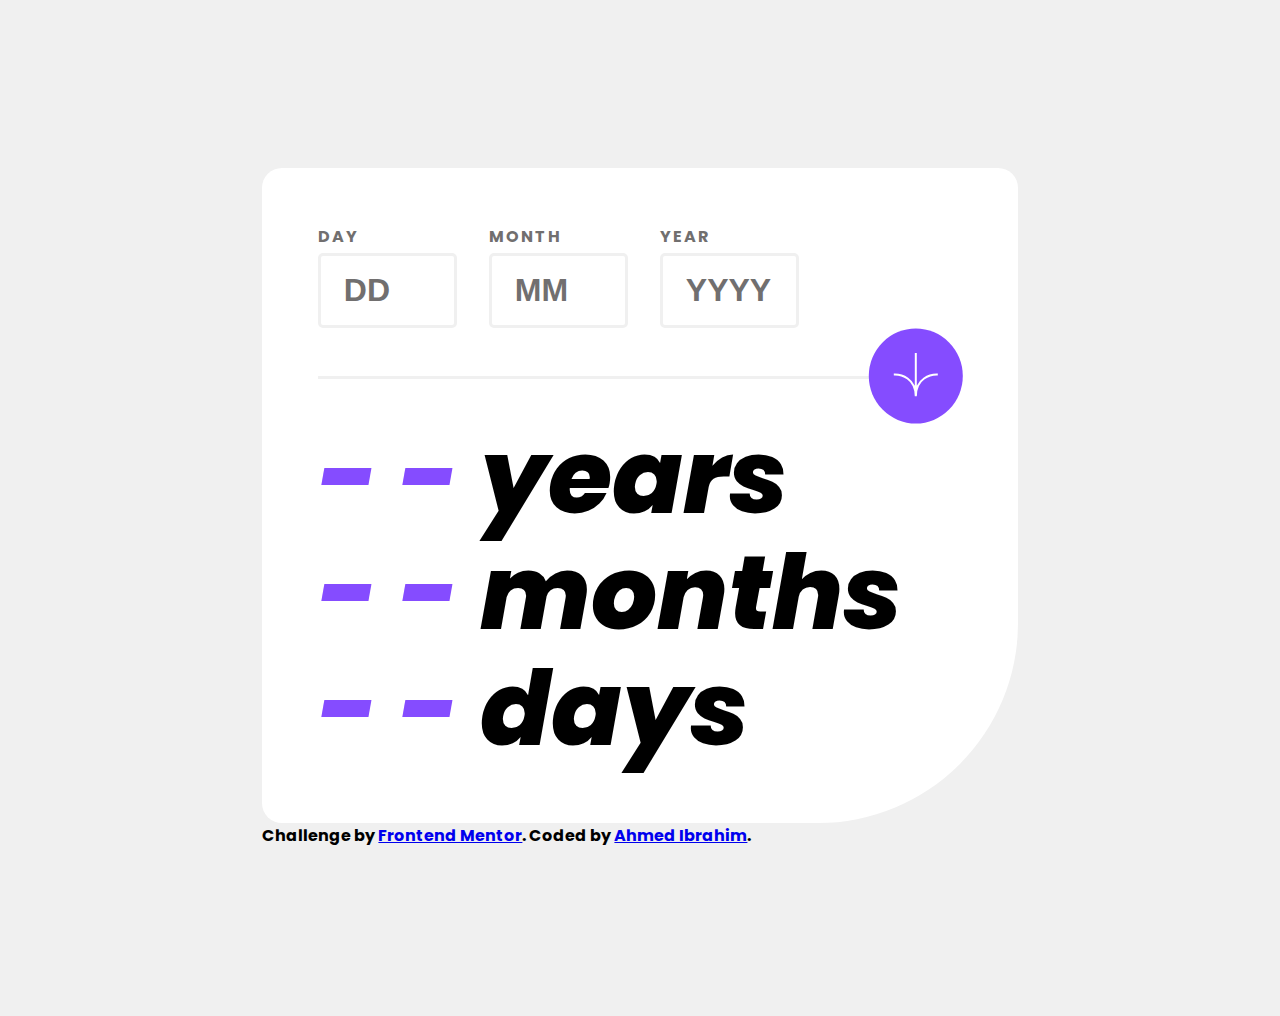
<file: Projects/age-calculator-app-main/index.html>
<!DOCTYPE html>
<html lang="en">
	<head>
		<meta charset="UTF-8" />
		<meta name="viewport" content="width=device-width, initial-scale=1.0" />
		<!-- displays site properly based on user's device -->

		<link rel="icon" type="image/png" sizes="32x32" href="./assets/images/favicon-32x32.png" />

		<title>Frontend Mentor | Age calculator app</title>

		<link rel="stylesheet" href="styles/style.css" />
	</head>
	<body>
		<main>
			<section class="container">
				<div class="inputs">
					<div class="inputs__component" data-date="day">
						<input type="text" placeholder="DD" maxlength="2" aria-label="Day input DD" />
					</div>
					<div class="inputs__component" data-date="month">
						<input type="text" placeholder="MM" maxlength="2" aria-label="Month input MM" />
					</div>
					<div class="inputs__component" data-date="year">
						<input type="text" placeholder="YYYY" maxlength="4" aria-label="Year input YYYY" />
					</div>
					<button class="btn">
						<img src="assets/images/icon-arrow.svg" alt="arrow" />
					</button>
				</div>
				<div class="container__output">
					<div class="output__text"><span class="output">- -</span> years</div>
					<div class="output__text"><span class="output">- -</span> months</div>
					<div class="output__text"><span class="output">- -</span> days</div>
				</div>
			</section>
			<div class="attribution">
				Challenge by <a href="https://www.frontendmentor.io?ref=challenge" target="_blank">Frontend Mentor</a>.
				Coded by <a href="https://github.com/Ah-Ibrahim" target="_blank">Ahmed Ibrahim</a>.
			</div>
		</main>
		<script src="scripts/script.js"></script>
	</body>
</html>
</file>
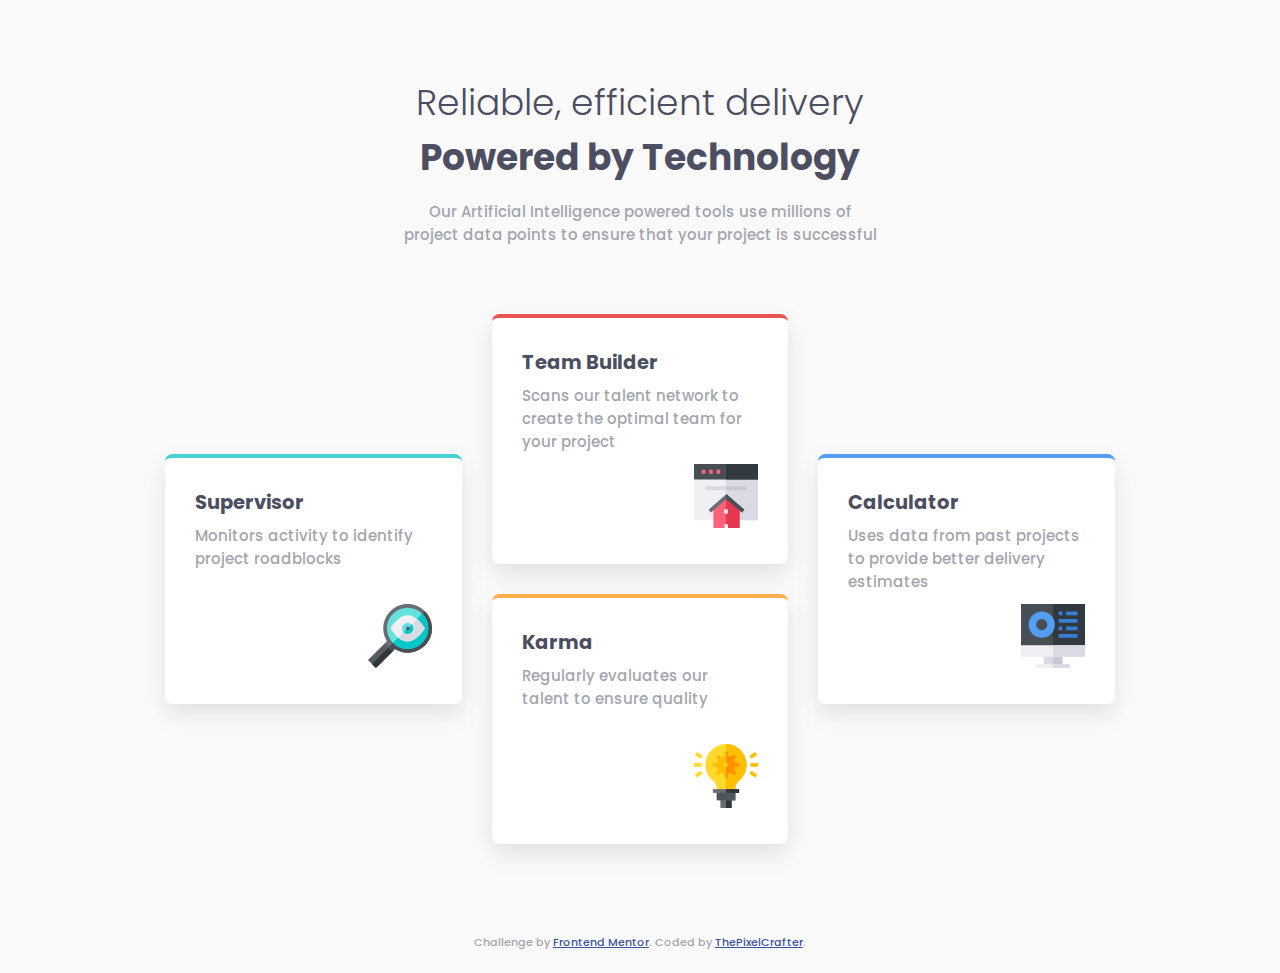
<file: Projects/Four Card Feature Section/index.html>
<!DOCTYPE html>
<html lang="en">
<head>
  <meta charset="UTF-8">
  <meta name="viewport" content="width=device-width, initial-scale=1.0"> <!-- displays site properly based on user's device -->

  <link rel="icon" type="image/png" sizes="32x32" href="./images/favicon-32x32.png">
  
  <title>Frontend Mentor | Four card feature section</title>
  <link rel="stylesheet" href="style/style.css">
  <!-- Feel free to remove these styles or customise in your own stylesheet 👍 -->
  <style>
    .attribution { font-size: 11px; text-align: center; }
    .attribution a { color: hsl(228, 45%, 44%); }
  </style>
</head>
<body>
  <main>
    <h1>
      Reliable, efficient delivery
      <br>
      <strong>Powered by Technology</strong>
    </h1>
    <p class="description">
      Our Artificial Intelligence powered tools use millions of project data points
      to ensure that your project is successful
    </p>
    <div class="container">
      <div class="container__item">
        <div class="card">
          <h2>Supervisor</h2>
          <div class="card__description">Monitors activity to identify project roadblocks</div>
          <div class="card__img-container"><img src="images/icon-supervisor.svg" alt="Magnifying Lens"></div>
        </div>
      </div>
      <div class="container__item">
        <div class="card">
          <h2>Team Builder</h2>
          <div class="card__description">Scans our talent network to create the optimal team for your project</div>
          <div class="card__img-container"><img src="images/icon-team-builder.svg" alt="Builing Website"></div>
        </div>
        <div class="card">
          <h2>Karma</h2>
          <div class="card__description">Regularly evaluates our talent to ensure quality</div>
          <div class="card__img-container"><img src="images/icon-karma.svg" alt="Ensuring Quality"></div>
        </div>
      </div>
      <div class="container__item">
        <div class="card">
          <h2>Calculator</h2>
          <div class="card__description">Uses data from past projects to provide better delivery estimates</div>
          <div class="card__img-container"><img src="images/icon-calculator.svg" alt=""></div>
        </div>
      </div>
    </div>
  </main>
  <footer>
    <p class="attribution">
      Challenge by <a href="https://www.frontendmentor.io?ref=challenge" target="_blank">Frontend Mentor</a>. 
      Coded by <a href="https://github.com/ThePixelCrafter" target="_blank">ThePixelCrafter</a>.
    </p>
  </footer>
</body>
</html>
</file>
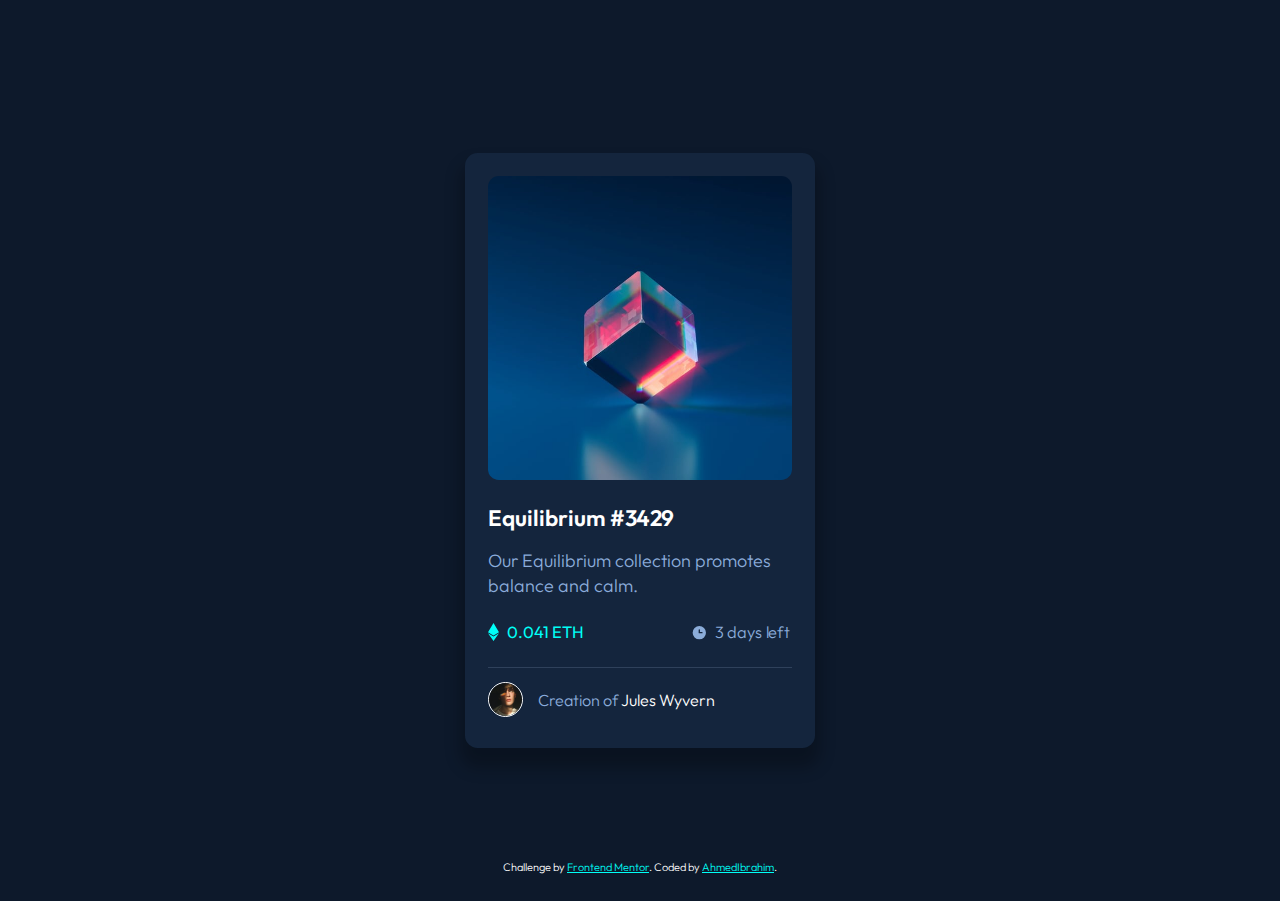
<file: Projects/Nft-Preview-Card-Component/index.html>
<!DOCTYPE html>
<html lang="en">

<head>
  <meta charset="UTF-8">
  <meta name="viewport" content="width=device-width, initial-scale=1.0"> <!-- displays site properly based on user's device -->

  <link rel="icon" type="image/png" sizes="32x32" href="./images/favicon-32x32.png">

  <title>Frontend Mentor | NFT preview card component</title>
  <link rel="stylesheet" href="styles/style.css">
</head>

<body>
  <main>
    <div class="card">
      <img class="card__img" src="images/image-equilibrium.jpg" alt="Equilibrium">
      <a href="#" class="card__heading">Equilibrium <span class="id">#3429</span></a>
      <p class="card__description">Our Equilibrium collection promotes balance and calm.</p>
      <div class="card__info">
        <div class="cost">
          <img src="images/icon-ethereum.svg" alt="">0.041 ETH
        </div>
        <div class="time">
          <img src="images/icon-clock.svg" alt="clock">
          3 days left
        </div>
      </div>
      <div class="card__credits">
        <img src="images/image-avatar.png" alt="Jules Wyvern">
        <div class="text">Creation of <a class="author" href="#">Jules Wyvern</a></div>
      </div>
    </div>
    <p class="attribution">
      Challenge by <a href="https://www.frontendmentor.io?ref=challenge" target="_blank">Frontend Mentor</a>.
      Coded by <a href="https://github.com/Ah-Ibrahim" target="_blank">AhmedIbrahim</a>.
    </p>
  </main>
</body>

</html>
</file>
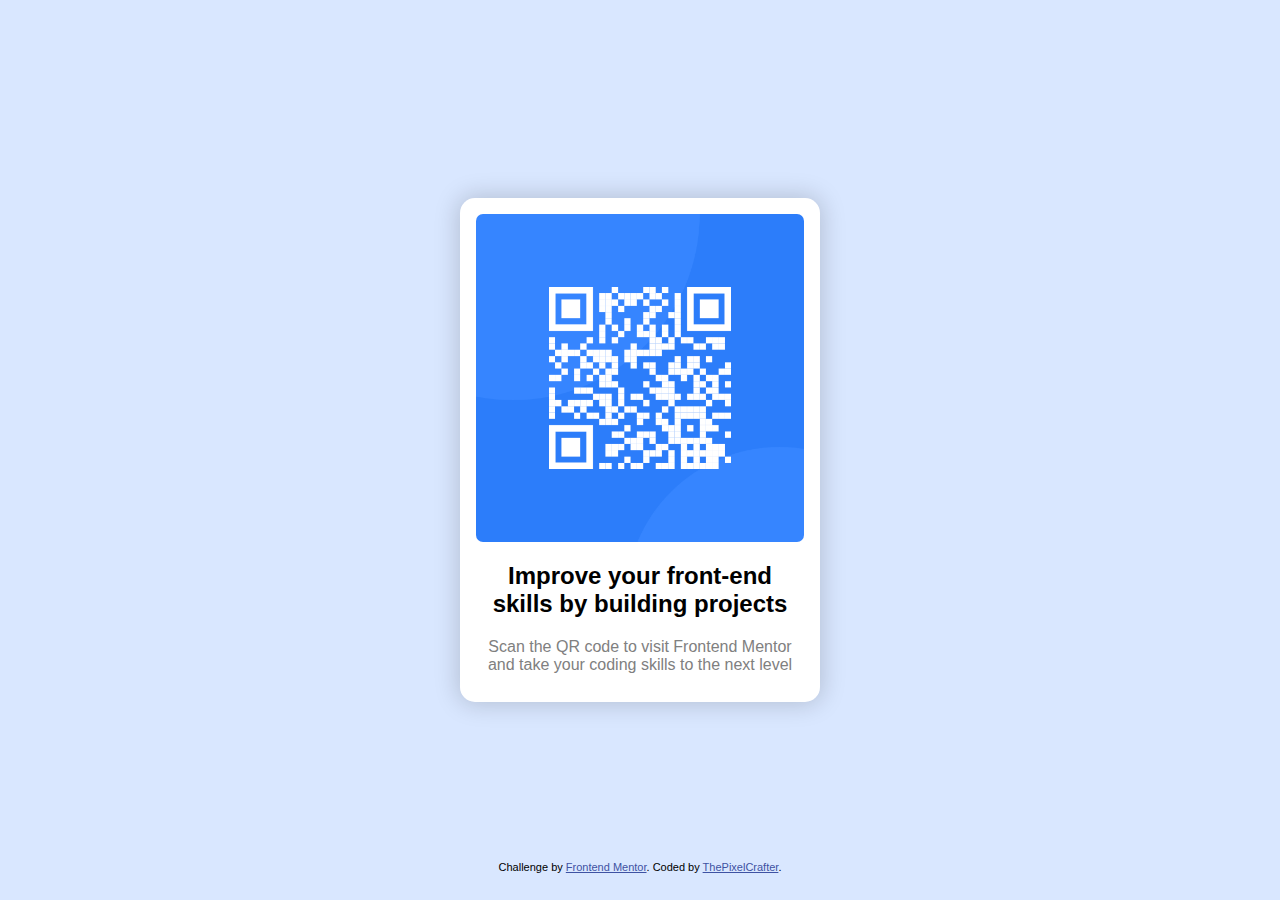
<file: Projects/QR Code/index.html>
<!DOCTYPE html>
<html lang="en">
<head>
	<meta charset="UTF-8">
	<meta name="viewport" content="width=device-width, initial-scale=1.0"> <!-- displays site properly based on user's device -->

	<link rel="icon" type="image/png" sizes="32x32" href="./images/favicon-32x32.png">

    <title>Frontend Mentor | QR code component</title>

    <link rel="stylesheet" href="styles/style.css">
    <style>
    .attribution { font-size: 11px; text-align: center; }
    .attribution a { color: hsl(228, 45%, 44%); }
    </style>
</head>
<body>
    <main>
        <div class="card">
            <img src="images/image-qr-code.png" alt="QR code">
            <h2>Improve your front-end skills by building projects</h2>
            <p>Scan the QR code to visit Frontend Mentor and take your coding skills to the next level</p>
        </div>
        <div class="attribution">
            Challenge by <a href="https://www.frontendmentor.io?ref=challenge" target="_blank">Frontend Mentor</a>. 
            Coded by <a href="https://github.com/ThePixelCrafter" target="_blank">ThePixelCrafter</a>.
        </div>
    </main>
</body>
</html>
</file>
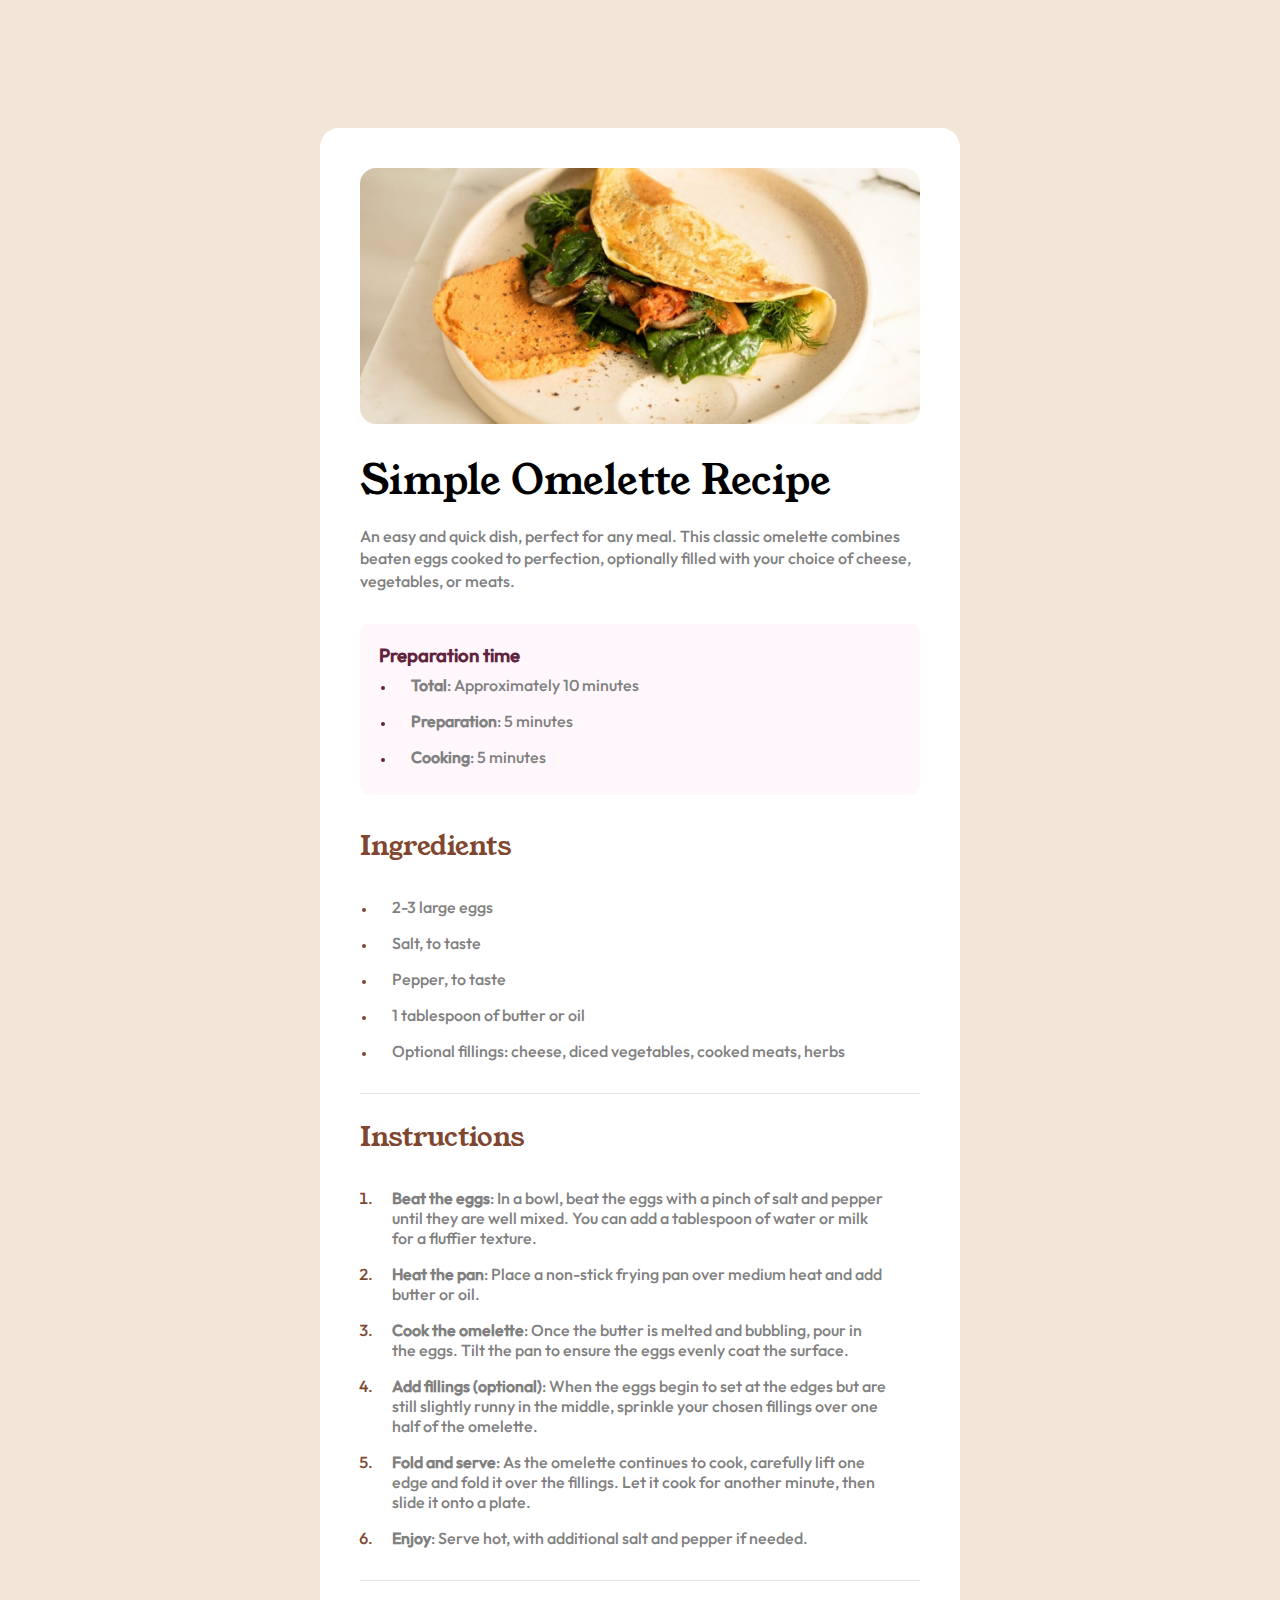
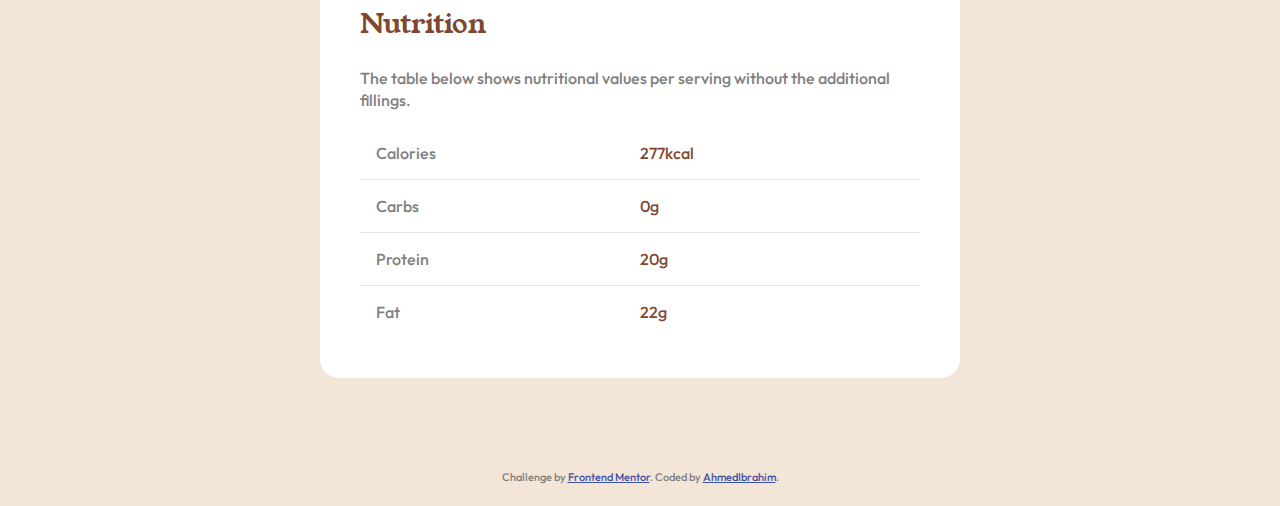
<file: Projects/Recipe Page/index.html>
<!DOCTYPE html>
<html lang="en">
<head>
  <meta charset="UTF-8">
  <meta name="viewport" content="width=device-width, initial-scale=1.0"> <!-- displays site properly based on user's device -->

  <link rel="icon" type="image/png" sizes="32x32" href="./assets/images/favicon-32x32.png">

  <title>Frontend Mentor | Recipe page</title>

  <link rel="stylesheet" href="styles/style.css">
  <link rel="shortcut icon" href="assets/images/favicon-32x32.png" type="image/x-icon">
  <style>
    .attribution {
      font-size: 11px;
      text-align: center;
    }

    .attribution a {
      color: hsl(228, 45%, 44%);
    }
  </style>
</head>
<body>
  <main>
    <section>
      <img src="assets/images/image-omelette.jpeg" alt="">
      <h1>Simple Omelette Recipe</h1>
      <p class="description">An easy and quick dish, perfect for any meal. This classic omelette combines beaten eggs cooked to perfection, optionally filled with your choice of cheese, vegetables, or meats.</p>
      <div class="card">
        <h3>Preparation time</h3>
        <ul>
          <li><strong>Total</strong>: Approximately 10 minutes</li>
          <li><strong>Preparation</strong>: 5 minutes</li>
          <li><strong>Cooking</strong>: 5 minutes</li>
        </ul>
      </div>
      <h2>Ingredients</h2>
      <ul>
        <li>2-3 large eggs</li>
        <li>Salt, to taste</li>
        <li>Pepper, to taste</li>
        <li>1 tablespoon of butter or oil</li>
        <li>Optional fillings: cheese, diced vegetables, cooked meats, herbs</li>
      </ul>
    </section>
    <section>
      <h2>Instructions</h2>
      <ol>
        <li><strong>Beat the eggs</strong>: In a bowl, beat the eggs with a pinch of salt and pepper until they are well mixed. You can add a tablespoon of water or milk for a fluffier texture.
        <li><strong>Heat the pan</strong>: Place a non-stick frying pan over medium heat and add butter or oil.
        <li><strong>Cook the omelette</strong>: Once the butter is melted and bubbling, pour in the eggs. Tilt the pan to ensure the eggs evenly coat the surface.
        <li><strong>Add fillings (optional)</strong>: When the eggs begin to set at the edges but are still slightly runny in the middle, sprinkle your chosen fillings over one half of the omelette.
        <li><strong>Fold and serve</strong>: As the omelette continues to cook, carefully lift one edge and fold it over the fillings. Let it cook for another minute, then slide it onto a plate.
        <li><strong>Enjoy</strong>: Serve hot, with additional salt and pepper if needed.
      </ol>
    </section>
    <section>
      <h2>Nutrition</h2>
      <p class="description">The table below shows nutritional values per serving without the additional fillings.</p>
      <div class="Nutrition-table">
        <div class="Nutrition-table__row">
          <div class="table-head">Calories</div>
          <div class="table-data">277kcal</div>
        </div>
        <div class="Nutrition-table__row">
          <div class="table-head">Carbs</div>
          <div class="table-data">0g</div>
        </div>
        <div class="Nutrition-table__row">
          <div class="table-head">Protein</div>
          <div class="table-data">20g</div>
        </div>
        <div class="Nutrition-table__row">
          <div class="table-head">Fat</div>
          <div class="table-data">22g</div>
        </div>
      </div>
    </section>
  </main>
  <p class="attribution">
    Challenge by <a href="https://www.frontendmentor.io?ref=challenge" target="_blank">Frontend Mentor</a>.
    Coded by <a href="https://github.com/Ah-Ibrahim" target="_blank">AhmedIbrahim</a>.
  </p>
</body>
</html>
</file>
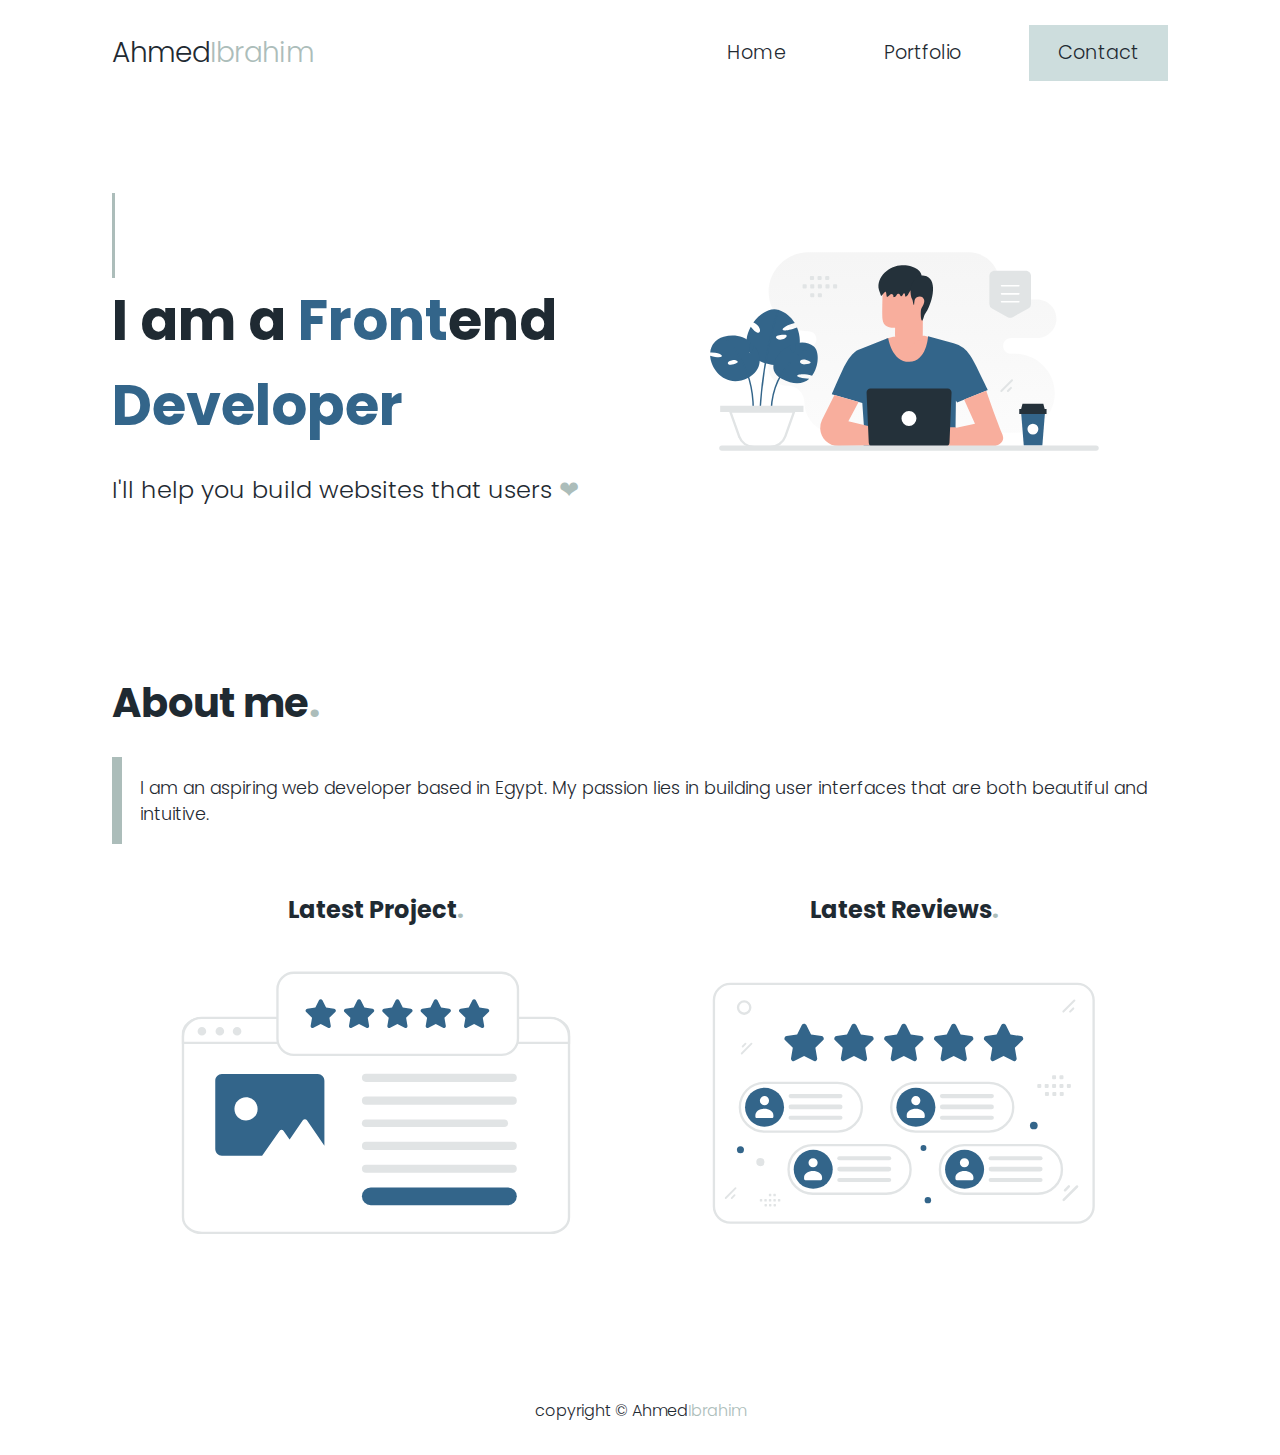
<file: Projects/Simple Portofolio/index.html>
<!DOCTYPE html>
<html lang="en">
<head>
    <meta charset="UTF-8">
    <meta name="viewport" content="width=device-width, initial-scale=1.0">
    <title>Ahmed Ibrahim's Website!</title>
    <link rel="stylesheet" href="styles/style.css">
    <link rel="shortcut icon" href="assets/favicon/favicon-32x32.png" type="image/x-icon">
</head>
<body>
    <header>
        <a href="#" class="logo">Ahmed<span class="logo-accent">Ibrahim</span></a>
        <nav>
            <ul>
                <li><a href="#">Home</a></li>
                <li><a href="portofolio.html">Portfolio</a></li>
                <li><a href="contact.html" class="contact-link">Contact</a></li>
            </ul>
        </nav>
    </header>
    <main>
        <div class="hero-container">
            <div class="hero-container__start">
                <h1 class="hello">
                    Hello👋
                </h1>
                <h1>I am a <span class="hero-highlight">Front</span>end <span class="hero-highlight">Developer</span></h1>
                <p class="hero-intro">I'll help you build websites that users <span class="highlight">❤</span></p>
            </div>
            <div class="hero-container__end">
                <img src="assets/images/hero.svg" alt="Developer Photo">
            </div>
        </div>
        <div class="main-section" id="main-section">
            <h2>About me<span class="dot">.</span></h2>
            <p class="main-section__text">I am an aspiring web developer based in Egypt. My passion lies in building user interfaces that are both beautiful and intuitive.</p>
            <div class="main-section__features">
                <div class="main-section__features-start">
                    <div class="heading">Latest Project<span class="dot">.</span></div>
                    <img src="assets/images/project.svg" alt="analytics">
                </div>
                <div class="main-section__features-end">
                    <div class="heading">Latest Reviews<span class="dot">.</span></div>
                    <img src="assets/images/reviews.svg" alt="reviews">
                </div>
            </div>
        </div>
    </main>
    <footer>
        <a href="https://github.com/Ah-Ibrahim">copyright &#169; Ahmed<span class="logo-accent">Ibrahim</span></a>
    </footer>
</body>
</html>
</file>
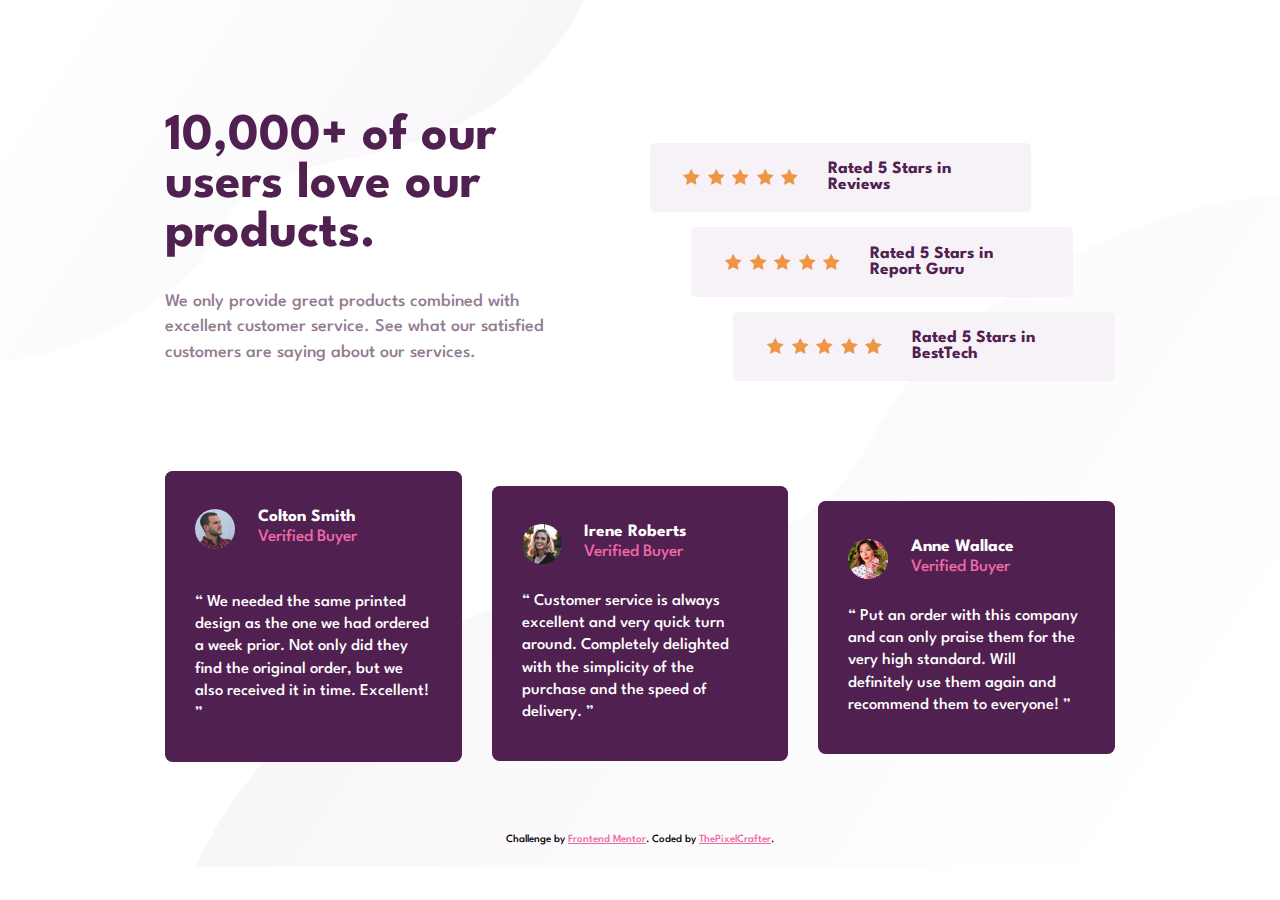
<file: Projects/Social-Proof-Section-Master/index.html>
<!DOCTYPE html>
<html lang="en">
  <head>
    <meta charset="UTF-8" />
    <meta name="viewport" content="width=device-width, initial-scale=1.0" />
    <!-- displays site properly based on user's device -->

    <link rel="icon" type="image/png" sizes="32x32" href="./images/favicon-32x32.png"/>
    <link rel="stylesheet" href="styles/style.css">
    <title>Frontend Mentor | Social proof section</title>
  </head>
  <body>
    <main>
      <div class="container">
        <div class="heading">
          <h1>10,000+ of our users love our products.</h1>
          <p class="heading__text">
            We only provide great products combined with excellent customer service.
            See what our satisfied customers are saying about our services.
          </p>
        </div>
        <div class="rating">
          <div class="rating__item">
            <div class="stars">
              <img src="images/icon-star.svg" alt="star"><img src="images/icon-star.svg" alt="star"><img src="images/icon-star.svg" alt="star"><img src="images/icon-star.svg" alt="star"><img src="images/icon-star.svg" alt="star">
            </div>
            <div class="rating-text">Rated 5 Stars in Reviews</div>
          </div>
          <div class="rating__item">
            <div class="stars">
              <img src="images/icon-star.svg" alt="star"><img src="images/icon-star.svg" alt="star"><img src="images/icon-star.svg" alt="star"><img src="images/icon-star.svg" alt="star"><img src="images/icon-star.svg" alt="star">
            </div>
            <div class="rating-text">Rated 5 Stars in Report Guru</div>
          </div>
          <div class="rating__item">
            <div class="stars">
              <img src="images/icon-star.svg" alt="star"><img src="images/icon-star.svg" alt="star"><img src="images/icon-star.svg" alt="star"><img src="images/icon-star.svg" alt="star"><img src="images/icon-star.svg" alt="star">
            </div>
            <div class="rating-text">Rated 5 Stars in BestTech</div>
          </div>
        </div>
      </div>
      <div class="reviews">  
        <div class="review-item">
          <div class="review-item__title">
            <img src="images/image-colton.jpg" alt="Colton Smith">
            <div class="buyer-name">Colton Smith</div>
            <br>
            <div class="buyer-tag">Verified Buyer</div>
          </div>
          <div class="review-item__text">
            We needed the same printed design as the one we had ordered a week prior.
            Not only did they find the original order, but we also received it in time.
            Excellent!
          </div>
        </div>
        <div class="review-item">
          <div class="review-item__title">
            <img src="images/image-irene.jpg" alt="Irene Roberts">
            <div class="buyer-name">Irene Roberts</div>
            <div class="buyer-tag">Verified Buyer</div>
          </div>
          <div class="review-item__text">
            Customer service is always excellent and very quick turn around. Completely
            delighted with the simplicity of the purchase and the speed of delivery.
          </div>
        </div>
        <div class="review-item">
          <div class="review-item__title">
            <img src="images/image-anne.jpg" alt="Anne Wallace">
            <div class="buyer-name">Anne Wallace</div>
            <div class="buyer-tag">Verified Buyer</div>
          </div>
          <div class="review-item__text">
            Put an order with this company and can only praise them for the very high
            standard. Will definitely use them again and recommend them to everyone!
          </div>
        </div>
      </div>
      <div class="attribution">
        Challenge by <a href="https://www.frontendmentor.io?ref=challenge" target="_blank">Frontend Mentor</a>. Coded by <a href="https://github.com/ThePixelCrafter" target="_blank">ThePixelCrafter</a>.
      </div>
    </main>
  </body>
</html>
</file>
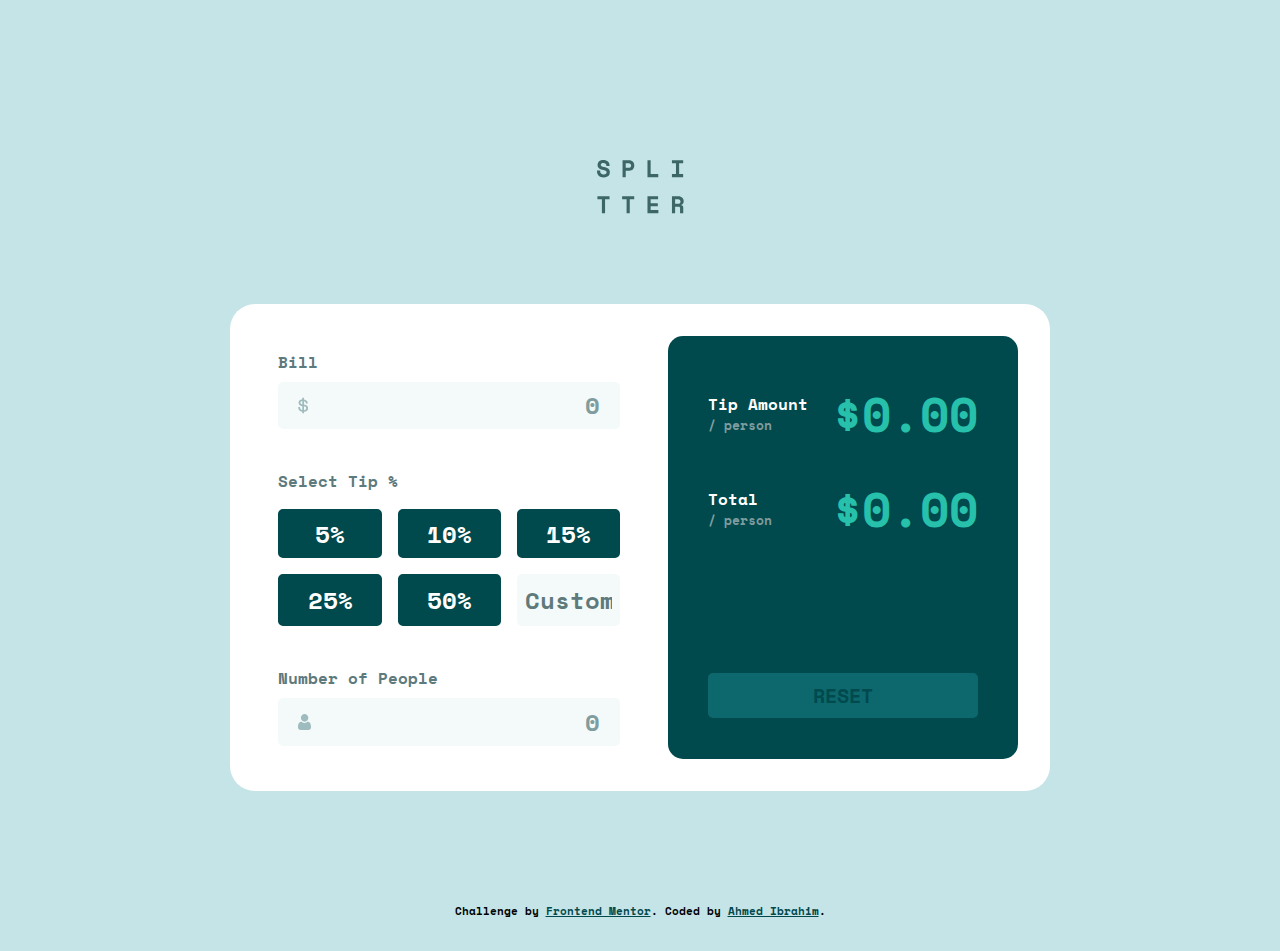
<file: Projects/tip-calculator-app-main/index.html>
<!DOCTYPE html>
<html lang="en">
<head>
  <meta charset="UTF-8" />
  <meta name="viewport" content="width=device-width, initial-scale=1.0" />

  <link rel="icon" type="image/png" sizes="32x32" href="images/favicon-32x32.png" />

  <title>Frontend Mentor | Tip calculator app</title>

  <link rel="stylesheet" href="style/style.css" />

</head>
<body>
  <main>
    <figure>
      <img src="assets/images/logo.svg" alt="Logo">
    </figure>
    <form action="javascript:void(0);" class="bill-form">
      <div class="left">
        <div class="left__item">
          <label for="bill-input">Bill</label>
          <input type="text" id="input-bill" placeholder="0" />
          <div class="error-text hidden"></div>
        </div>
        <div class="left__item">
          <label for="tips">Select Tip %</label>
          <div id="tips">
            <button class="btn btn--tip">5%</button>
            <button class="btn btn--tip">10%</button>
            <button class="btn btn--tip">15%</button>
            <button class="btn btn--tip">25%</button>
            <button class="btn btn--tip">50%</button>
            <input type="text" class="input--custom" placeholder="Custom">
          </div>
        </div>
        <div class="left__item">
          <label for="input-people">Number of People</label>
          <input type="text" id="input-people" placeholder="0">
          <div class="error-text hidden"></div>
        </div>
      </div>
      <div class="right">
        <div class="right__item">
          <div class="outputs">
            <div class="output">
              <div class="text">Tip Amount</div>
              <div class="output-value">$<span id="tip-output">0.00</span></div>
            </div>
            <div class="output">
              <div class="text">Total</div>
              <div class="output-value">$<span id="total-output">0.00</span></div>
            </div>
          </div>
          <button class="btn btn--reset" id="button-reset">RESET</button>
        </div>
      </div>
    </form>
    <div class="attribution">
      Challenge by <a href="https://www.frontendmentor.io?ref=challenge" target="_blank">Frontend Mentor</a>.
      Coded by <a href="https://github.com/Ah-Ibrahim">Ahmed Ibrahim</a>.
    </div>
  </main>
  <script src="scripts/script.js"></script>
</body>
</html>
</file>
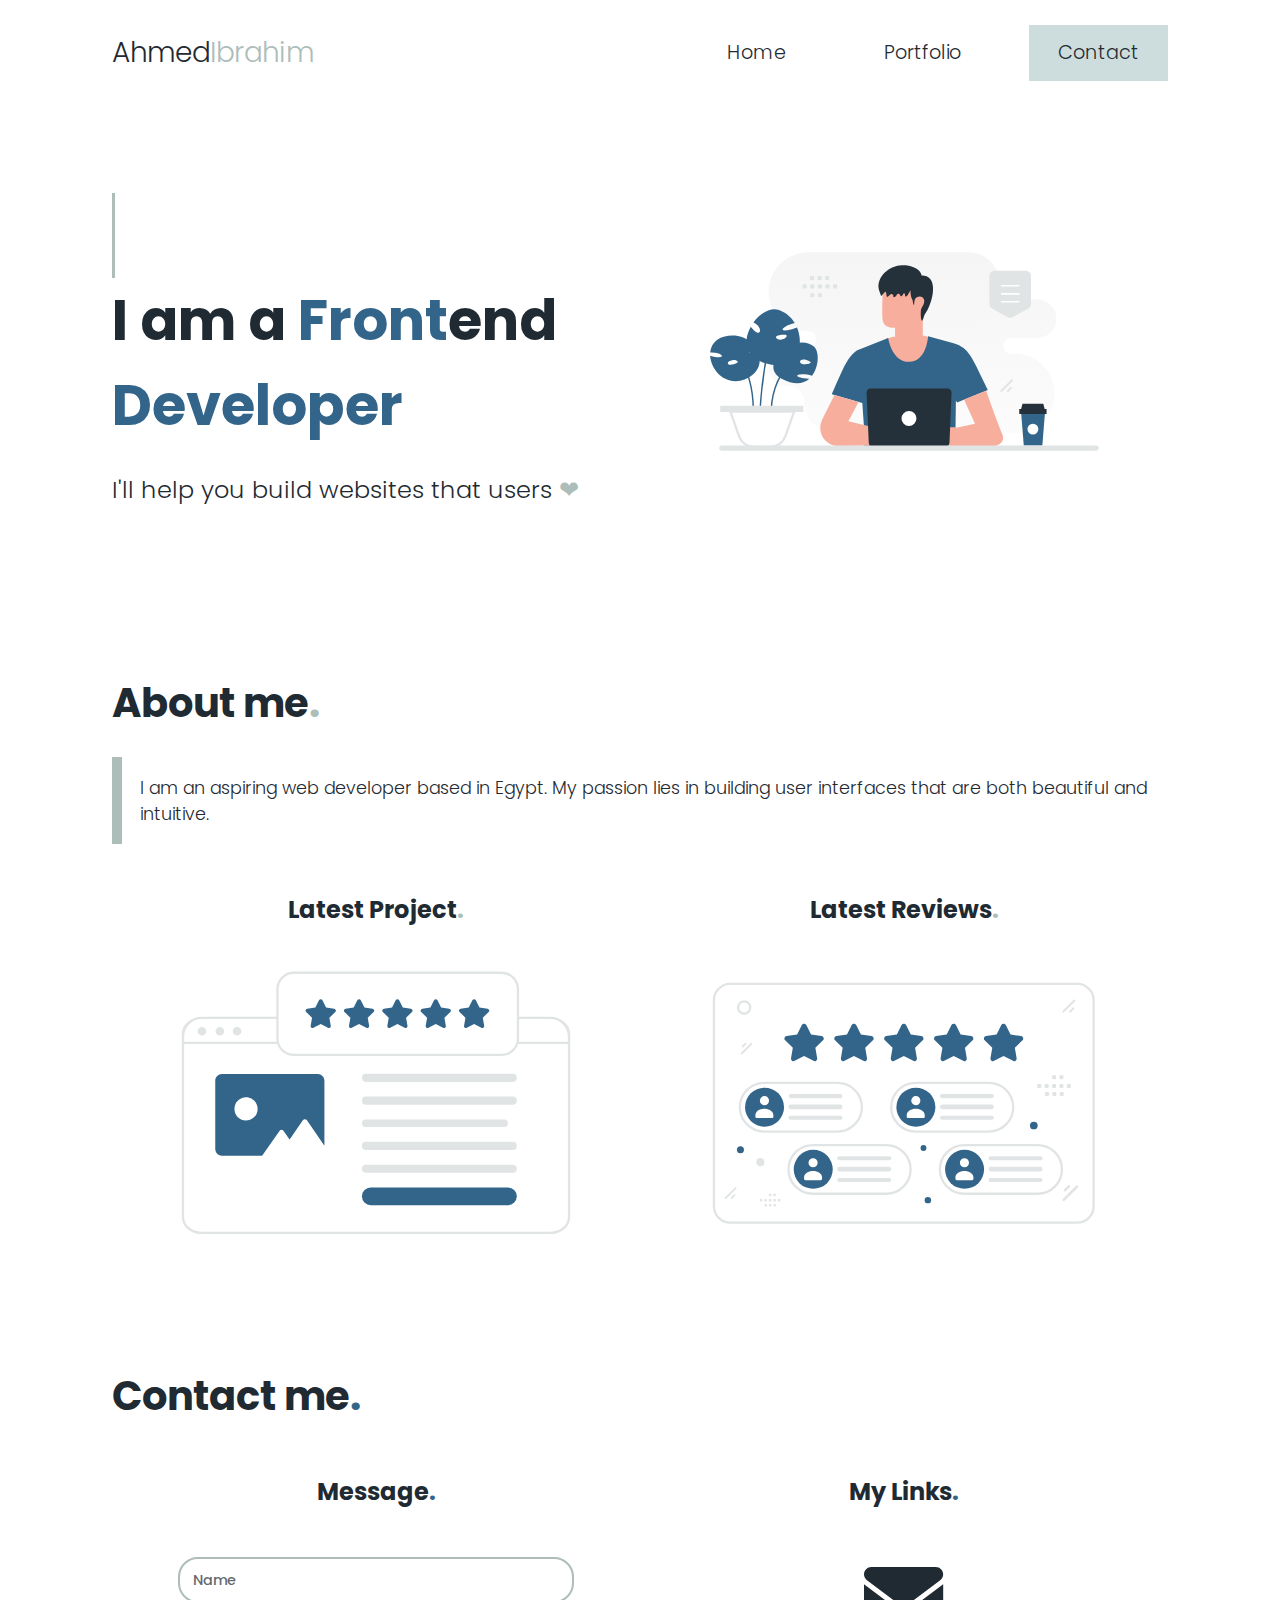
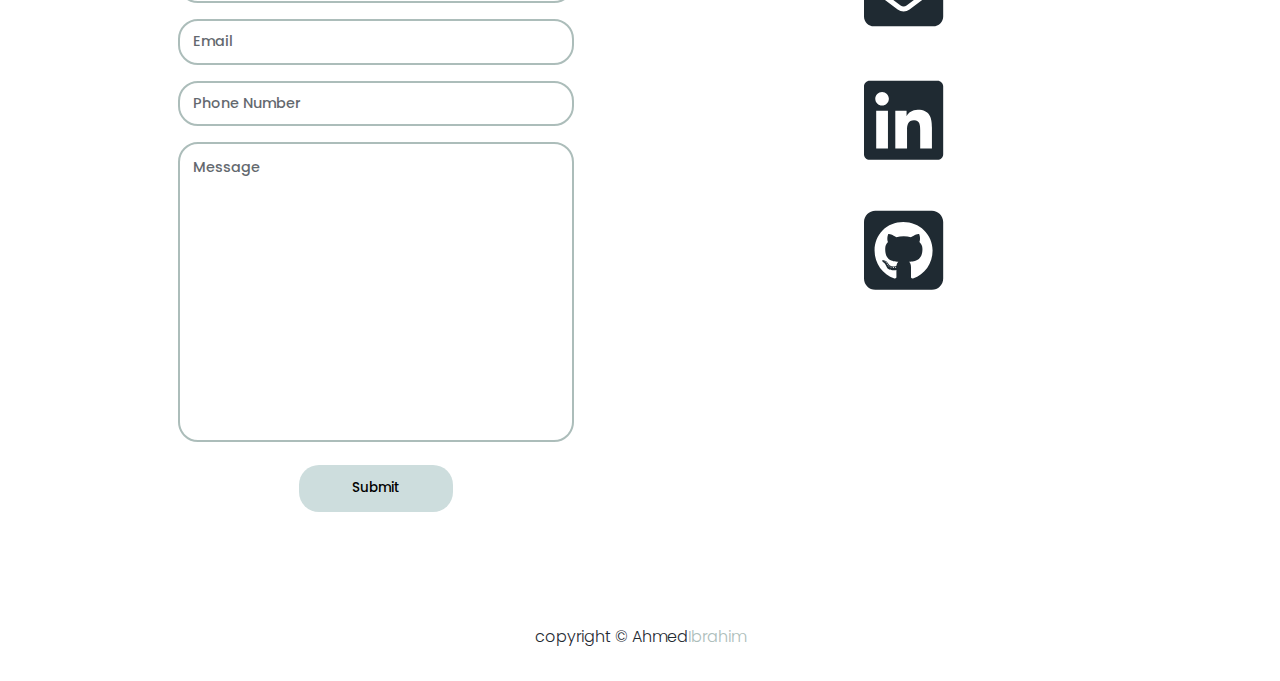
<file: Projects/Simple Portofolio/contact.html>
<!DOCTYPE html>
<html lang="en">
<head>
    <meta charset="UTF-8">
    <meta name="viewport" content="width=device-width, initial-scale=1.0">
    <title>Ahmed Ibrahim's Website!</title>
    <link rel="stylesheet" href="styles/style.css">
    <link rel="shortcut icon" href="assets/favicon/favicon-32x32.png" type="image/x-icon">
    <script src="scripts/script.js"></script>
</head>
<body onload="window.location='#contact-section';">
    <header>
        <a href="#" class="logo">Ahmed<span class="logo-accent">Ibrahim</span></a>
        <nav>
            <ul>
                <li><a href="index.html">Home</a></li>
                <li><a href="portofolio.html">Portfolio</a></li>
                <li><a href="#" class="contact-link">Contact</a></li>
            </ul>
        </nav>
    </header>
    <main>
        <div class="hero-container">
            <div class="hero-container__start">
                <h1 class="hello">
                    Hello👋
                </h1>
                <h1>I am a <span class="hero-highlight">Front</span>end <span class="hero-highlight">Developer</span></h1>
                <p class="hero-intro">I'll help you build websites that users <span class="highlight">❤</span></p>
            </div>
            <div class="hero-container__end">
                <img src="assets/images/hero.svg" alt="Developer Photo">
            </div>
        </div>
        <div class="main-section" id="main-section">
            <h2>About me<span class="dot">.</span></h2>
            <p class="main-section__text">I am an aspiring web developer based in Egypt. My passion lies in building user interfaces that are both beautiful and intuitive.</p>
            <div class="main-section__features">
                <div class="main-section__features-start">
                    <div class="heading">Latest Project<span class="dot">.</span></div>
                    <img src="assets/images/project.svg" alt="analytics">
                </div>
                <div class="main-section__features-end">
                    <div class="heading">Latest Reviews<span class="dot">.</span></div>
                    <img src="assets/images/reviews.svg" alt="reviews">
                </div>
            </div>
        </div>
        <div class="main-section" id="contact-section">
            <h2>Contact me<span class="dot dot--blue">.</span></h2>
            <div class="main-section__features">
                <div class="main-section__features-item">
                    <div class="heading">Message<span class="dot dot--blue">.</span></div>
                    <form class="contact-form" autocomplete="on" method="get">
                        <div class="contact-form__item">
                            <input type="text" id="user-name" name="user-name" placeholder="Name" required aria-label="User Name" autofocus>
                        </div>
                        <div class="contact-form__item">
                            <input type="email" id="user-email" name="user-email" placeholder="Email" required aria-label="User Email">
                        </div>
                        <div class="contact-form__item">
                            <input type="number" id="user-phone" name="user-number" placeholder="Phone Number" aria-label="User Phone">
                        </div>
                        <div class="contact-form__item">
                            <textarea id="user-message" name="user-message" cols="30" rows="10" placeholder="Message" required aria-label="User Message"></textarea>
                        </div>
                        <button id="contact-submit">Submit</button>
                    </form>
                </div>
                <div class="main-section__features-item">
                    <div class="heading">My Links<span class="dot dot--blue">.</span></div>
                    <div class="contant-links-area">
                        <a href="mailto:ahmed.ibrahim.elsayed01@gmail.com" class="contact-link" aria-label="Mail Me">
                            <svg xmlns="http://www.w3.org/2000/svg" viewBox="0 0 512 512"><!--!Font Awesome Free 6.5.2 by @fontawesome - https://fontawesome.com License - https://fontawesome.com/license/free Copyright 2024 Fonticons, Inc.-->
                                <path d="M48 64C21.5 64 0 85.5 0 112c0 15.1 7.1 29.3 19.2 38.4L236.8 313.6c11.4 8.5 27 8.5 38.4 0L492.8 150.4c12.1-9.1 19.2-23.3 19.2-38.4c0-26.5-21.5-48-48-48H48zM0 176V384c0 35.3 28.7 64 64 64H448c35.3 0 64-28.7 64-64V176L294.4 339.2c-22.8 17.1-54 17.1-76.8 0L0 176z" />
                            </svg>
                        </a>
                        <a href="https://www.linkedin.com/in/ahmed-ibrahim-807258243/" class="contact-link" aria-label="Linkedin Link" target="_blank">
                            <svg xmlns="http://www.w3.org/2000/svg" viewBox="0 0 448 512"><!--!Font Awesome Free 6.5.2 by @fontawesome - https://fontawesome.com License - https://fontawesome.com/license/free Copyright 2024 Fonticons, Inc.-->
                                <path d="M416 32H31.9C14.3 32 0 46.5 0 64.3v383.4C0 465.5 14.3 480 31.9 480H416c17.6 0 32-14.5 32-32.3V64.3c0-17.8-14.4-32.3-32-32.3zM135.4 416H69V202.2h66.5V416zm-33.2-243c-21.3 0-38.5-17.3-38.5-38.5S80.9 96 102.2 96c21.2 0 38.5 17.3 38.5 38.5 0 21.3-17.2 38.5-38.5 38.5zm282.1 243h-66.4V312c0-24.8-.5-56.7-34.5-56.7-34.6 0-39.9 27-39.9 54.9V416h-66.4V202.2h63.7v29.2h.9c8.9-16.8 30.6-34.5 62.9-34.5 67.2 0 79.7 44.3 79.7 101.9V416z" />
                            </svg>
                        </a>
                        <a href="https://github.com/Ah-Ibrahim" class="contact-link" aria-label="Github Link" target="_blank">
                            <svg xmlns="http://www.w3.org/2000/svg" viewBox="0 0 448 512"><!--!Font Awesome Free 6.5.2 by @fontawesome - https://fontawesome.com License - https://fontawesome.com/license/free Copyright 2024 Fonticons, Inc.-->
                                <path d="M448 96c0-35.3-28.7-64-64-64H64C28.7 32 0 60.7 0 96V416c0 35.3 28.7 64 64 64H384c35.3 0 64-28.7 64-64V96zM265.8 407.7c0-1.8 0-6 .1-11.6c.1-11.4 .1-28.8 .1-43.7c0-15.6-5.2-25.5-11.3-30.7c37-4.1 76-9.2 76-73.1c0-18.2-6.5-27.3-17.1-39c1.7-4.3 7.4-22-1.7-45c-13.9-4.3-45.7 17.9-45.7 17.9c-13.2-3.7-27.5-5.6-41.6-5.6s-28.4 1.9-41.6 5.6c0 0-31.8-22.2-45.7-17.9c-9.1 22.9-3.5 40.6-1.7 45c-10.6 11.7-15.6 20.8-15.6 39c0 63.6 37.3 69 74.3 73.1c-4.8 4.3-9.1 11.7-10.6 22.3c-9.5 4.3-33.8 11.7-48.3-13.9c-9.1-15.8-25.5-17.1-25.5-17.1c-16.2-.2-1.1 10.2-1.1 10.2c10.8 5 18.4 24.2 18.4 24.2c9.7 29.7 56.1 19.7 56.1 19.7c0 9 .1 21.7 .1 30.6c0 4.8 .1 8.6 .1 10c0 4.3-3 9.5-11.5 8C106 393.6 59.8 330.8 59.8 257.4c0-91.8 70.2-161.5 162-161.5s166.2 69.7 166.2 161.5c.1 73.4-44.7 136.3-110.7 158.3c-8.4 1.5-11.5-3.7-11.5-8zm-90.5-54.8c-.2-1.5 1.1-2.8 3-3.2c1.9-.2 3.7 .6 3.9 1.9c.3 1.3-1 2.6-3 3c-1.9 .4-3.7-.4-3.9-1.7zm-9.1 3.2c-2.2 .2-3.7-.9-3.7-2.4c0-1.3 1.5-2.4 3.5-2.4c1.9-.2 3.7 .9 3.7 2.4c0 1.3-1.5 2.4-3.5 2.4zm-14.3-2.2c-1.9-.4-3.2-1.9-2.8-3.2s2.4-1.9 4.1-1.5c2 .6 3.3 2.1 2.8 3.4c-.4 1.3-2.4 1.9-4.1 1.3zm-12.5-7.3c-1.5-1.3-1.9-3.2-.9-4.1c.9-1.1 2.8-.9 4.3 .6c1.3 1.3 1.8 3.3 .9 4.1c-.9 1.1-2.8 .9-4.3-.6zm-8.5-10c-1.1-1.5-1.1-3.2 0-3.9c1.1-.9 2.8-.2 3.7 1.3c1.1 1.5 1.1 3.3 0 4.1c-.9 .6-2.6 0-3.7-1.5zm-6.3-8.8c-1.1-1.3-1.3-2.8-.4-3.5c.9-.9 2.4-.4 3.5 .6c1.1 1.3 1.3 2.8 .4 3.5c-.9 .9-2.4 .4-3.5-.6zm-6-6.4c-1.3-.6-1.9-1.7-1.5-2.6c.4-.6 1.5-.9 2.8-.4c1.3 .7 1.9 1.8 1.5 2.6c-.4 .9-1.7 1.1-2.8 .4z" />
                            </svg>
                        </a>
                    </div>
                </div>
            </div>
        </div>
    </main>
    <footer>
        <a href="https://github.com/Ah-Ibrahim">copyright &#169; Ahmed<span class="logo-accent">Ibrahim</span></a>
    </footer>
</body>
</html>
</file>
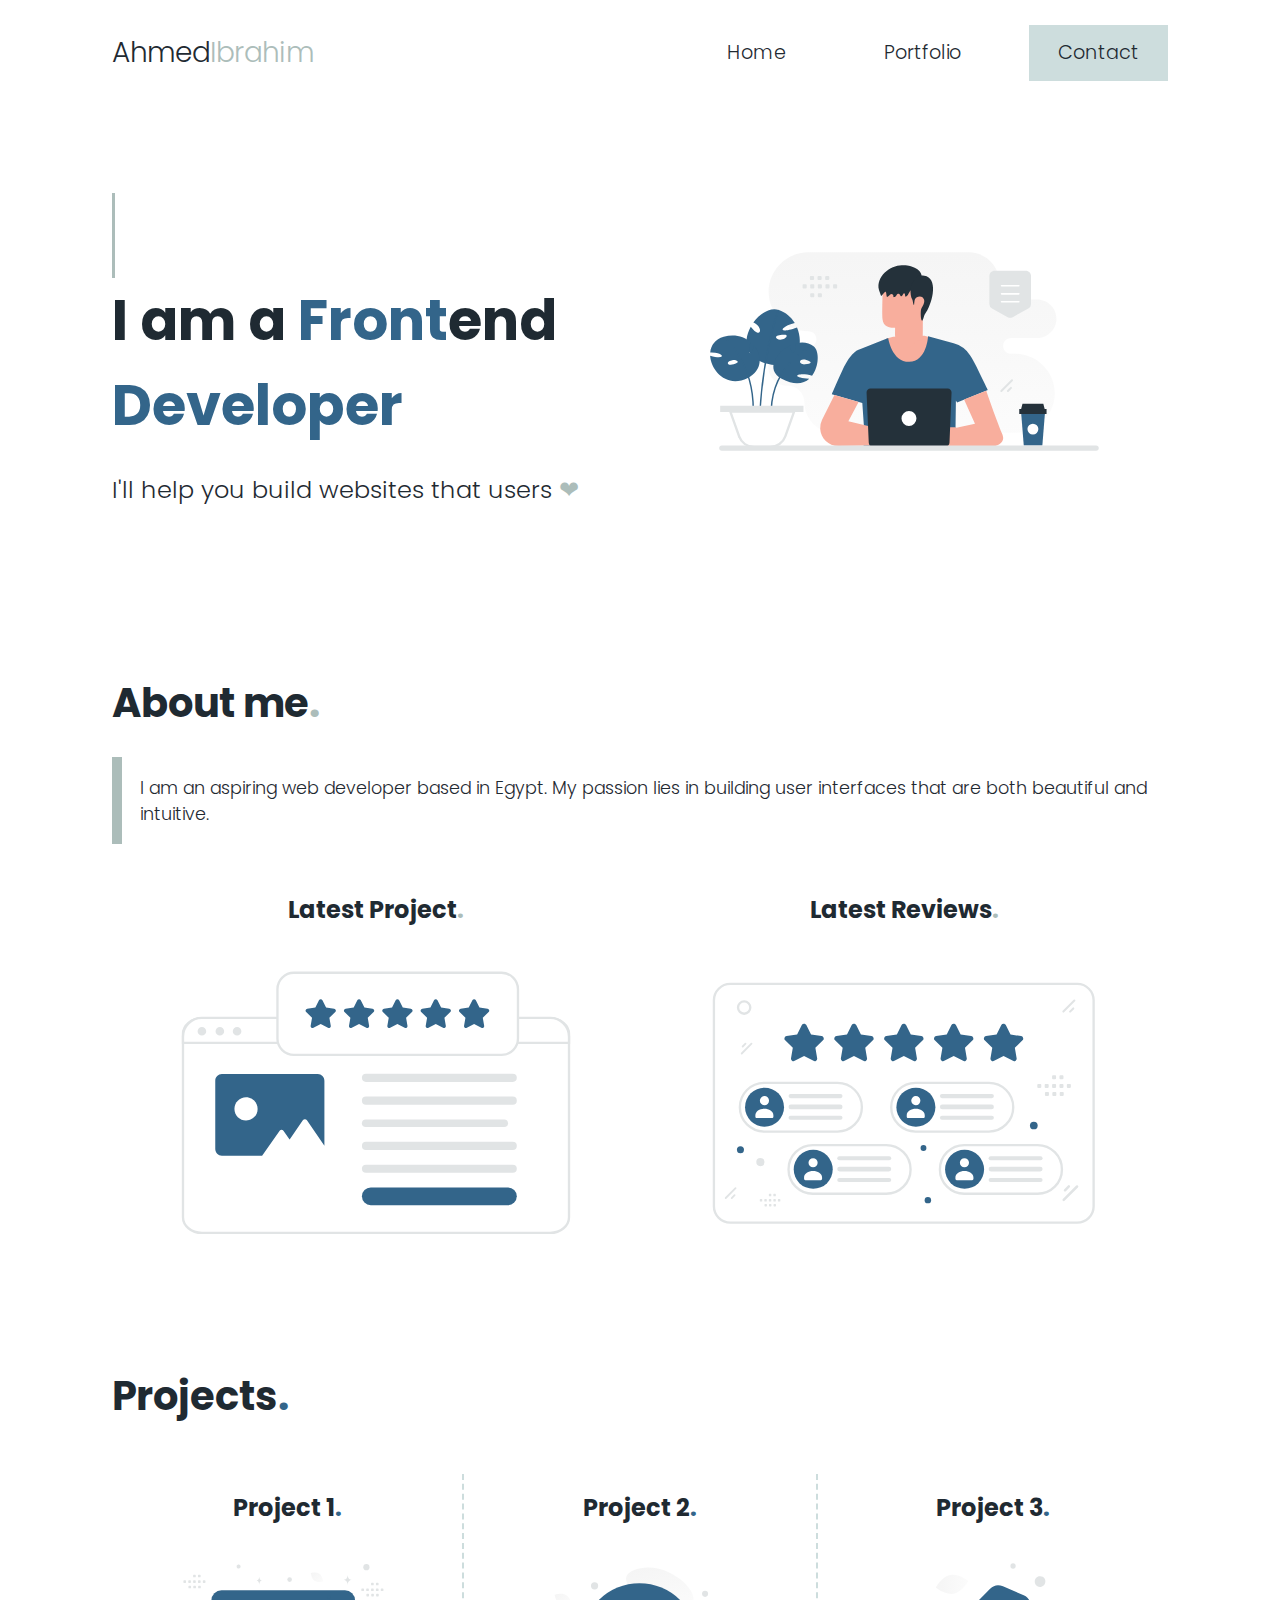
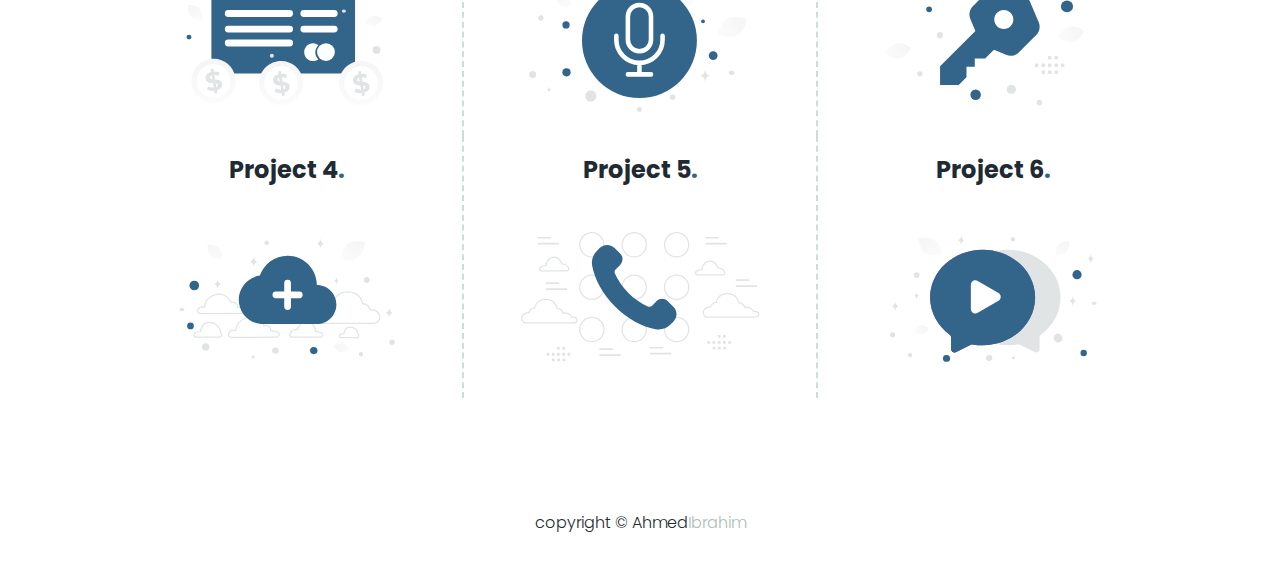
<file: Projects/Simple Portofolio/portofolio.html>
<!DOCTYPE html>
<html lang="en">
<head>
    <meta charset="UTF-8">
    <meta name="viewport" content="width=device-width, initial-scale=1.0">
    <title>Ahmed Ibrahim's Website!</title>
    <link rel="stylesheet" href="styles/style.css">
    <link rel="shortcut icon" href="assets/favicon/favicon-32x32.png" type="image/x-icon">
</head>
<body>
    <header>
        <a href="#" class="logo">Ahmed<span class="logo-accent">Ibrahim</span></a>
        <nav>
            <ul>
                <li><a href="index.html">Home</a></li>
                <li><a href="#">Portfolio</a></li>
                <li><a href="contact.html" class="contact-link">Contact</a></li>
            </ul>
        </nav>
    </header>
    <main>
        <div class="hero-container">
            <div class="hero-container__start">
                <h1 class="hello">
                    Hello👋
                </h1>
                <h1>I am a <span class="hero-highlight">Front</span>end <span class="hero-highlight">Developer</span></h1>
                <p class="hero-intro">I'll help you build websites that users <span class="highlight">❤</span></p>
            </div>
            <div class="hero-container__end">
                <img src="assets/images/hero.svg" alt="Developer Photo">
            </div>
        </div>
        <div class="main-section" id="main-section">
            <h2>About me<span class="dot">.</span></h2>
            <p class="main-section__text">I am an aspiring web developer based in Egypt. My passion lies in building user interfaces that are both beautiful and intuitive.</p>
            <div class="main-section__features">
                <div class="main-section__features-start">
                    <div class="heading">Latest Project<span class="dot">.</span></div>
                    <img src="assets/images/project.svg" alt="analytics">
                </div>
                <div class="main-section__features-end">
                    <div class="heading">Latest Reviews<span class="dot">.</span></div>
                    <img src="assets/images/reviews.svg" alt="reviews">
                </div>
            </div>
        </div>
        <div class="main-section">
            <h2>Projects<span class="dot dot--blue">.</span></h2>
            <div class="gallery">
                <div class="gallery__item">
                    <div class="heading">Project 1<span class="dot dot--blue">.</span></div>
                    <img src="assets/images/Project-1.svg" alt="Project 1">
                </div>
                <div class="gallery__item">
                    <div class="heading">Project 2<span class="dot dot--blue">.</span></div>
                    <img src="assets/images/Project-2.svg" alt="Project 2">
                </div>
                <div class="gallery__item">
                    <div class="heading">Project 3<span class="dot dot--blue">.</span></div>
                    <img src="assets/images/Project-3.svg" alt="Project 3">
                </div>
                <div class="gallery__item">
                    <div class="heading">Project 4<span class="dot dot--blue">.</span></div>
                    <img src="assets/images/Project-4.svg" alt="Project 4">
                </div>
                <div class="gallery__item">
                    <div class="heading">Project 5<span class="dot dot--blue">.</span></div>
                    <img src="assets/images/Project-5.svg" alt="Project 5">
                </div>
                <div class="gallery__item">
                    <div class="heading">Project 6<span class="dot dot--blue">.</span></div>
                    <img src="assets/images/Project-6.svg" alt="Project 6">
                </div>
            </div>
        </div>
    </main>
    <footer>
        <a href="https://github.com/Ah-Ibrahim">copyright &#169; Ahmed<span class="logo-accent">Ibrahim</span></a>
    </footer>
</body>
</html>
</file>
<file: Projects/age-calculator-app-main/styles/style.css>
@font-face {
    font-family: 'Poppins';
    src: url('../assets/fonts/Poppins-Italic.ttf');
    font-style: italic;
    font-weight: 400;
}

@font-face {
    font-family: 'Poppins';
    src: url('../assets/fonts/Poppins-Bold.ttf');
    font-weight: bold;
}

@font-face {
    font-family: 'Poppins';
    src: url('../assets/fonts/Poppins-ExtraBoldItalic.ttf');
    font-weight: 800;
    font-style: italic;
}

* {
    margin: 0;
    padding: 0;
    box-sizing: border-box;
}

:root {
    --purple: hsl(259, 100%, 65%);
    --light-red: hsl(0, 100%, 67%);

    --white: hsl(0, 0%, 100%);
    --off-white: hsl(0, 0%, 94%);
    --light-grey: hsl(0, 0%, 94%);
    --smokey-grey: hsl(0, 1%, 44%);
    --off-black: hsl(0, 0%, 8%);
}

body {
    padding: 10.5rem 0;
    background-color: var(--off-white);
    display: flex;
    justify-content: center;
    align-items: center;
    font-family: 'Poppins';
    font-weight: bold;
}

.container {
    background-color: var(--white);
    width: 59vw;
    padding: 3.5rem;
    border-radius: 20px 20px 200px 20px;
    gap: 2rem;
}

.inputs {
    display: flex;
    gap: 2rem;
    border-bottom: 3px solid var(--light-grey);
    padding-bottom: 3rem;
    width: 90%;
    position: relative;
}

.inputs__component {
    flex-basis: 0;
    flex-grow: 0.27;
    display: flex;
    flex-direction: column;
    gap: 0.25rem;
}

.inputs__component::before {
    content: attr(data-date);
    color: var(--smokey-grey);
    text-transform: uppercase;
    letter-spacing: 2px;
}


.inputs__component::after {
    /* content: 'Must be a valid day'; */
    font-style: italic;
    font-weight: 400;
}

.inputs__component input {
    outline: none;
    color: var(--off-black);
    border: 3px solid var(--light-grey);
    font-size: 32px;
    font-weight: bold;
    padding: 0.5em 0.7em;
    width: 100%;
    border-radius: 5px;
    caret-color: var(--purple);
    cursor: pointer;
}

.inputs__component input::placeholder {
    color: var(--smokey-grey);
}

.inputs__component input:focus {
    border-color: var(--purple);
}

.inputs__component .error {
    border-color: var(--light-red);
}


.inputs__component:has(.error)::before, .inputs__component:has(.error)::after {
    color: var(--light-red);
}

.inputs__component:has(.error--empty)::after {
    content: 'This field is required';
}

.inputs__component:has(.error--invalid)::after {
    content: 'Must be a valid 'attr(data-date);
}

.btn {
    background-color: var(--purple);
    border-radius: 50%;
    padding: 1.5rem;
    border: none;
    position: absolute;
    bottom: 0;
    right: 0;
    transform: translate(70%, 50%);
    cursor: pointer;
    transition: all 0.3s;
}

.btn:hover {
    background-color: var(--off-black);
}

.btn:active {
    transform: translate(70%, 50%) scale(0.8);
}

.container__output {
    padding: 2.5rem 0 0;
    line-height: 7.25rem;
    font-size: 6.5rem;
    font-style: italic;
    font-weight: 800;
}

.container__output .output {
    color: var(--purple);
}

@media (max-width: 400px) {
    body {
        padding-top: 5.5rem;
    }

    .container {
        width: 90vw;
        padding: 1.25rem 1.25rem 3rem;
        border-bottom-right-radius: 100px;
    }

    .inputs {
        width: 100%;
        padding: 1.75rem 0 4.25rem;
        gap: 1rem;
    }

    .inputs__component {
        flex-grow: 1;
    }

    .inputs__component::before, .inputs__component::after {
        font-size: 0.75rem;
        letter-spacing: 3px;
    }

    .inputs__component input {
        font-size: 1.25rem;
    }

    .btn {
        left: 50%;
        width: fit-content;
        transform: translate(-50%, 50%);
        padding: 1.25rem;
    }

    .btn img {
        width: 25px;
        /* aspect-ratio: 3 / 2; */
    }

    .container__output {
        padding-top: 4rem;
        font-size: 3.5rem;
        line-height: 3.75rem;
        white-space: nowrap;
    }
}
</file>
<file: Projects/Four Card Feature Section/style/style.css>
@font-face {
    font-family: "Poppins";
    src: url("../assets/fonts/Poppins/Poppins-Light.ttf");
    font-weight: 200;
}

@font-face {
    font-family: "Poppins";
    src: url("../assets/fonts/Poppins/Poppins-Medium.ttf");
    font-weight: normal;
}

@font-face {
    font-family: "Poppins";
    src: url("../assets/fonts/Poppins/Poppins-Bold.ttf");
    font-weight: 600;
}

* {
    box-sizing: border-box;
    margin: 0;
    padding: 0;
}

:root {
    --back-color: hsl(0, 0%, 98%);
    --card-back-color: #ffffff;
    --font-dark-blue-color: hsl(234, 12%, 34%);
    --font-grayish-blue-color: hsl(229, 6%, 66%);
    --red-border: hsl(0, 78%, 62%);
    --cyan-border: hsl(180, 62%, 55%);
    --orange-border: hsl(34, 97%, 64%);
    --blue-border: hsl(212, 86%, 64%);
    --gap: 2rem;
}

html {
    font: 15px "Poppins";
    color: var(--font-grayish-blue-color);
}

body {
    background-color: var(--back-color);
}

main {
    display: flex;
    flex-flow: column;
    padding: 5rem 11rem 1rem;
}

main h1 {
    text-align: center;
    font-weight: 200;
    font-size: 2.4rem;
}

main h1 strong {
    font-weight: 600;
}

main :is(h1, h2) {
    color: var(--font-dark-blue-color);
}

.description {
    text-align: center;
    width: 50%;
    margin: 1rem auto;
}

.container {
    flex-grow: 1;
    display: flex;
    margin: 3.5rem 0;
    gap: var(--gap);
    align-items: center;
}

.container__item {
    flex: 1 0 0;
}

.card {
    background-color: var(--card-back-color);
    box-shadow: 0 10px 25px 0 rgba(0, 0, 0, 0.103);
    border-radius: 0.5em;
    border-top: 4px solid currentColor;
    padding: 2em;
    min-height: 250px;
    display: flex;
    flex-direction: column;
}

.card h2 {
    font-size: 1.3rem;
    margin-bottom: 0.5rem;
}

.card__img-container {
    margin-top: auto;
    text-align: right;
}

.container__item:first-child .card {
    border-color: var(--cyan-border);
}

.container__item:nth-child(2) .card:first-child {
    border-color: var(--red-border);
}

.container__item:nth-child(2) .card:last-child {
    border-color: var(--orange-border);
}

.container__item:last-child .card {
    border-color: var(--blue-border);
}

.container__item:nth-child(2) {
    display: flex;
    flex-flow: column;
    gap: var(--gap);
}

footer {
    padding: 1.5em 0;
}

@media screen and (max-width: 376px) {
    :root {
        --gap: 1.6rem;
    }
    
    main {
        padding: 5.7rem 2rem 1rem;
    }

    main h1 {
        font-size: 1.6rem;
    }

    main .description {
        width: 100%;
        line-height: 1.7;
    }

    .container {
        flex-direction: column;
    }

    .card {
        min-height: 225px;
        padding: 1.5em 2em;
    }


    .card__description {
        font-size: 14px;
    }
}
</file>
<file: Projects/Nft-Preview-Card-Component/styles/style.css>
@font-face {
    font-family: 'Outfit';
    src: url("../assets/fonts/Outfit/Outfit-VariableFont_wght.ttf");
}

* {
    box-sizing: border-box;
    margin: 0;
    padding: 0;
}


:root {
    --soft-blue: hsl(215, 51%, 70%);
    --cyan: hsl(178, 100%, 50%);
    --back-very-dark-blue: hsl(217, 54%, 11%);
    --card-very-dark-blue: hsl(216, 50%, 16%);
    --line-very-dark-blue:hsl(215, 32%, 27%);
    --white: hsl(0, 0%, 100%);
}

html {
    font: 300 18px 'Outfit', sans-serif;
}

main {
    background-color: var(--back-very-dark-blue);
    display: grid;
    grid-template-columns: 350px;
    place-content: center;
    padding: 8.5rem 0;
    position: relative;
    min-height: 100vh;
}

main .card {
    background-color: var(--card-very-dark-blue);
    box-shadow: 0 15px 15px 5px rgba(0, 0, 0, 0.25);
    padding: 1.3rem;
    border-radius: 0.7rem;
}

main .card a {
    text-decoration: none;
}

main .card a:hover {
    color: var(--cyan);
}

main .card__img {
    width: 100%;
    border-radius: 0.6rem;
}

main .card__heading {
    display: block;
    color: var(--white);
    font-size: 1.25rem;
    font-weight: 600;
    margin: 1rem 0 0.9rem;
}

main .card__heading .id {
    letter-spacing: -0.03rem;
}

main .card__description {
    
    line-height: 1.4;
    color: var(--soft-blue);
}

main .card__info {
    display: flex;
    justify-content: space-between;
    margin: 1.35rem 0;
    font-size: 0.915rem;
}

main .card__info :is(.cost, .time) {
    display: flex;
    align-items: center;
    gap: 0.4rem;
}

main .card__info .cost {
    color: var(--cyan);
    font-weight: 400;
}

main .card__info .time {
    color: var(--soft-blue);
    letter-spacing: -0.01rem;
    margin-right: 0.1rem;
}

main .card__credits {
    border-top: 1px solid var(--line-very-dark-blue);
}

main .card__credits img {
    border-radius: 50%;
    border: 1px solid var(--white);
    width: 35px;
}

main .card__credits {
    color: var(--soft-blue);
    display: flex;
    align-items: center;
    padding: 0.8rem 0 0.4rem;
    gap: 0.8rem;
    font-size: 0.9rem;
}

main .card__credits .author {
    color: var(--white);
}

.attribution { 
    font-size: 11px; 
    text-align: center;
    color: var(--white);
    position: absolute;
    bottom: 1.5rem;
    left: 50%;
    transform: translate(-50%);
}

.attribution a { 
    color: var(--cyan); 
}

@media screen and (max-width: 376px) {
    main {
        padding: 3.5rem 1.4rem;
        grid-template-columns: 1fr;
    }

    main .card__heading {
        margin: 1.1rem 0 0.6rem;
    }

    main .card__description {
        font-size: 0.9rem;
        line-height: 1.6;
    }

    main .card__info {
        margin: 0.8rem 0 0.9rem;
    }

    main .card__info :is(.cost, .time) {
        letter-spacing: -0.03rem;
    }

    main .card__credits {
        letter-spacing: -0.03rem;
    }
}
</file>
<file: Projects/QR Code/styles/style.css>
* {
    box-sizing: border-box;
    margin: 0;
    padding: 0;
}

html {
    font-family: 'Sora', sans-serif;
}

main {
    display: grid;
    place-content: center;
    height: 100vh;
    background-color: #d9e7ff;
}

main .card {
    background-color: #fff;
    box-shadow: 0 0 25px 2px rgba(0, 0, 0, 0.176);
    border-radius: 15px;
    width: 360px;
    padding: 1em;
    display: flex;
    flex-direction: column;
    gap: 20px;
    text-align: center;
}

main .card img {
    width: 100%;
    aspect-ratio: 1 / 1;
    border-radius: 7px;
}

main .card p {
    font-weight: 300;
    color: gray;
    margin-bottom: 0.75em;
}

main .attribution {
    position: absolute;
    bottom: 3%;
    left: 50%;
    transform: translate(-50%);
}
</file>
<file: Projects/Recipe Page/styles/style.css>
@font-face {
    font-family: "Outfit";
    src: url("../assets/fonts/outfit/static/Outfit-Medium.ttf");
    font-weight: normal;
}

@font-face {
    font-family: "Outfit";
    src: url("../assets/fonts/outfit/static/Outfit-Light.ttf");
    font-weight: 200;
}

@font-face {
    font-family: "Young Serif";
    src: url("../assets/fonts/young-serif/YoungSerif-Regular.ttf");
}

* {
    box-sizing: border-box;
    margin: 0;
    padding: 0;
}

:root {
    --back-color: #f3e5d8;
    --card-back-color: #fff7fc;
    --card-color: #5f243e;
    --accent-color: #804730;
}

html {
    font-family: "Outfit";
    color: gray;
}

body {
    background-color: var(--back-color);
    display: grid;
    place-content: center;
    grid-template-columns: 0.5fr;
    position: relative;
}

main {
    background-color: #fff;
    padding: 2.5em;
    margin: 8rem 0;
    border-radius: 1.2em;
}

main img {
    width: 100%;
    border-radius: 1em;
}

main h1 {
    font: 2.5rem "Young Serif";
    color: black;
    margin: 1.5rem 0 1rem;
}

main p.description {
    margin: 1rem 0;
    line-height: 1.4;
}

main .card {
    background-color: var(--card-back-color);
    padding: 1.2em;
    border-radius: 0.6em;
    margin: 2rem 0;
}

main .card h3 {
    color: var(--card-color);
}

main :is(ul, ol) {
    padding: 0 1em; 
}

main li {
    padding: 0.5em 1em;
}

main .card li::marker {
    color: var(--card-color);
}

main ul li::marker {
    font-size: 0.7em;
}

main h2 {
    color: var(--accent-color);
    font: 1.7rem "Young Serif";
    margin: 1.5rem 0;
}

main section:nth-child(n + 2) {
    margin-top: 1.5rem;
    border-top: 1px solid rgba(153, 153, 153, 0.252);
}

main section li::marker {
    color: var(--accent-color);
}

main .Nutrition-table__row {
    display: flex;
    padding: 1em;
}

main .Nutrition-table__row:nth-child(n + 2) {
    border-top: 1px solid rgba(153, 153, 153, 0.252); 
}

main .Nutrition-table__row > * {
    flex: 1 1 0;
}

main .Nutrition-table__row .table-data {
    color: var(--accent-color);
}

.attribution {
    position: absolute;
    bottom: 2em;
    left: 50%;
    transform: translate(-50%);
}

@media screen and (max-width: 700px) {
    body {
        grid-template-columns: 1fr;
    }

    main {
        margin: 0;
        border-radius: 0;
    }

    main img {
        border-radius: 0;
    }
}
</file>
<file: Projects/Simple Portofolio/styles/style.css>
@font-face {
    font-family: "Poppins";
    src: url(../assets/fonts/Poppins/Poppins-Medium.ttf);
    font-weight: normal;
}

@font-face {
    font-family: "Poppins";
    src: url(../assets/fonts/Poppins/Poppins-Bold.ttf);
    font-weight: bold;
}

@font-face {
    font-family: "Poppins";
    src: url(../assets/fonts/Poppins/Poppins-Light.ttf);
    font-weight: 300;
}

* {
    box-sizing: border-box;
    margin: 0;
    padding: 0;
}

:root {
    --ash-gray: #ACBDBA;
    --azure: #CDDDDD;
    --blue: #33658A;
    --rose: #A599B5;
    --black: #1F2A32;

    --side-padding: 7rem;
}

html {
    font-family: 'Poppins', sans-serif;
    font-weight: 300;
    color: var(--black);
    scroll-behavior: smooth;
}

body {
    background-color: #fff;
}

header {
    display: flex;
    justify-content: space-between;
    align-items: center;
    padding: 2rem var(--side-padding);
}

header .logo {
    font-size: 1.75rem;
    color: var(--black);
    text-decoration: none;
}


.logo-accent {
    color: var(--ash-gray);
}

header nav ul {
    list-style: none;
    font-size: 1.2rem;
    display: flex;
    gap: 2.5rem;
}

header nav a {
    color: var(--black);
    text-decoration: none;
    /* border: 2px solid currentColor; */
    padding: 0.75em 1.5em;
    transition: all 0.5s;
}

header nav a.contact-link {
    background-color: var(--azure);
    color: var(--black);
}

header nav a:not(.contact-link):hover {
    color: var(--blue);
    text-decoration: underline;
}


header nav a.contact-link:hover {
    color: white;
    background-color: var(--blue);
}


.hero-container {
    display: flex;
    padding: 4rem var(--side-padding);
    align-items: center;
}

.hero-container>* {
    flex: 1 0 0;
}

.hero-container__start h1 {
    font-size: 3.5rem;
    position: relative;
}

.hero-container .hero-intro {
    font-size: 1.5rem;
}

.hero-container__start .hello {
    --writing-animation: writing 8s ease infinite alternate;
}

.hero-container__start .hello::after {
    content: "";
    position: absolute;
    top: 0;
    bottom: 0;
    left: 0;
    width: 3px;
    background-color: var(--ash-gray);
    animation: blinking 1.3s ease infinite, var(--writing-animation);
}

.hero-container__start .hello::before {
    /* display: none; */
    background-color: #fff;
    content: "";
    position: absolute;
    left: 0;
    top: 0;
    bottom: 0;
    right: 0;
    animation: var(--writing-animation);
}

.hero-container__start h1 .hero-highlight {
    color: var(--blue);
}

.hero-container__start p {
    margin-top: 1.5rem;
    font-size: 1.1rem;
}


.hero-container__end img {
    width: 100%;
    transform: scaleX(-1);
}

.main-section {
    padding: 0 var(--side-padding);
}

.hero-container .highlight {
    color: var(--ash-gray);
}

.main-section h2 {
    font-size: 2.5rem;
    margin: 5rem 0 1.5rem;
}

.main-section__text {
    font-size: 1.1rem;
    border-left: 10px solid var(--ash-gray);
    padding: 1em;
}

.main-section .dot {
    color: var(--ash-gray);
}

.main-section .dot--blue {
    color: var(--blue);
}

.main-section__features {
    display: flex;
    margin: 3rem 0;
}

.main-section__features>* {
    flex: 1 0 0;
    text-align: center;
}

.main-section__features-item {
    display: flex;
    flex-direction: column;
    gap: 3rem;
}

.main-section__features-item a {
    color: blue;
}

.main-section__features-item svg {
    width: 30%;
}

.main-section .heading {
    font-size: 1.5rem;
    font-weight: bold;
}

.main-section__features img {
    width: 100%;
}

.skip-button {
    font-size: 0.9rem;
    border-radius: 50%;
    position: fixed;
    bottom: 5%;
    right: 2%;
    padding: 0.75em 1em;
    color: var(--blue);
    transition: all 0.5s;
}

.skip-button:hover, .skip-button:focus-visible {
    background-color: var(--blue);
    color: white;
    outline: none;
}

.main-section .gallery {
    display: grid;
    grid-template-columns: repeat(3, 1fr);
    text-align: center;
    margin: 3rem 0;
    /* row-gap: 1rem; */
}

.main-section .gallery .heading {
    margin: 1rem 0;
}

.main-section .gallery__item img {
    width: 80%;
}

.main-section .gallery__item:nth-child(3n+1) {
    border-right: 2px dashed var(--azure);
}


.main-section .gallery__item:nth-child(3n+3) {
    border-left: 2px dashed var(--azure);
}

.main-section .contact-form {
    display: flex;
    flex-direction: column;
    /* flex-wrap: wrap; */
    row-gap: 1rem;
    align-items: center;
}

.main-section .contact-form__item {
    width: 75%;
}

.main-section .contact-form #user-message {
    height: 300px;
    resize: none;
}

.main-section .contact-form input, #user-message {
    width: 100%;
    border: 2px solid var(--ash-gray);
    border-radius: 20px;
    padding: 1em;
}

.main-section .contact-form input::placeholder, #user-message::placeholder {
    color: var(--black);
    opacity: 0.7;
    font-family: "Poppins";
    font-size: 0.9rem;
}

.main-section .contact-form input:focus, #user-message:focus {
    outline: none;
    border-color: var(--blue);
}

.main-section .contact-form #contact-submit {
    padding: 1em 4em;
    border: none;
    border-radius: 20px;
    font-family: "Poppins";
    background-color: var(--azure);
    outline: none;
    transition: all 0.5s;
    cursor: pointer;
}

.main-section .contact-form #contact-submit:hover {
    background-color: var(--blue);
    color: white;
}

.contant-links-area {
    display: grid;
    grid-template-columns: minmax(14%, 15%);
    place-content: center;
    gap: 2rem;
}


.contact-link svg {
    width: 100%;
    fill: var(--black);
    transition: all 0.5s;
}

.contact-link:hover svg {
    fill: var(--blue);
}

footer {
    margin-top: 5rem;
    padding: 2rem 0;
    display: flex;
    justify-content: center;
    align-items: center;
}

footer a {
    color: var(--black);
    text-decoration: none;
}

footer a:hover {
    text-decoration: underline;
}

@keyframes blinking {
    0%, 100% {
        opacity: 1;
    }

    25%, 75% {
        opacity: 0.6;
    }

    50% {
        opacity: 0.1;
    }
}

@keyframes writing {
    0% {
        transform: translateX(0);
    }

    10% {
        transform: translateX(1.1ch);
    }

    20% {
        transform: translateX(2.1ch);
    }

    30% {
        transform: translateX(2.5ch);
    }

    40% {
        transform: translateX(3ch);
    }

    50% {
        transform: translateX(4ch);
    }

    60%, 100% {
        transform: translateX(6ch);
    }
}
</file>
<file: Projects/Social-Proof-Section-Master/styles/style.css>
@font-face {
    font-family: 'League Spartan';
    src: url("../assets/fonts/League_Spartan/static/LeagueSpartan-Medium.ttf");
    font-weight: normal;
}

@font-face {
    font-family: 'League Spartan';
    src: url("../assets/fonts/League_Spartan/static/LeagueSpartan-SemiBold.ttf");
    font-weight: 500;
}

@font-face {
    font-family: 'League Spartan';
    src: url("../assets/fonts/League_Spartan/static/LeagueSpartan-Bold.ttf");
    font-weight: bold;
}

* {
    box-sizing: border-box;
    margin: 0;
    padding: 0;
}

:root {
    --dark-magenta: hsl(300, 43%, 22%);
    --soft-pink: hsl(333, 80%, 67%);
    --dark-grayish-magenta: hsl(303, 10%, 53%);
    --light-grayish-magenta:hsl(300, 24%, 96%);
    --white: hsl(0, 0%, 100%);
}

html {
    font: 15px 'League Spartan', sans-serif;
}

main {
    background: url("../images/bg-pattern-top-desktop.svg") no-repeat, url("../images/bg-pattern-bottom-desktop.svg") no-repeat right bottom;
    display: flex;
    flex-direction: column;
    padding: 7.5rem 11rem 7rem;
    position: relative;
}

.container {
    display: flex;
    justify-content: space-between;
}

.container .heading {
    flex: 0.4;
}

.container .rating {
    flex: 0.49;
}

.container .heading h1 {
    color: var(--dark-magenta);
    font-size: 3.43rem;
    line-height: 0.95;
    margin-bottom: 2rem;
}

.container .heading__text {
    font-size:  1.2rem;
    line-height: 1.4;
    color: var(--dark-grayish-magenta);
}

.rating {
    width: 40%;
    display: flex;
    flex-direction: column;
    align-items: center;
    gap: 1rem;
    padding: 2rem 0;
}

.rating .rating__item {
    background-color: var(--light-grayish-magenta);
    color: var(--dark-magenta);
    display: flex;
    padding: 1.25rem 2.25rem;
    border-radius: 5px;
    width: 82%;
    font-weight: 600;
    font-size: 1.15rem;
    align-items: center;
}

.rating .rating__item:first-child {
    align-self: start;
}

.rating .rating__item:last-child {
    align-self: end;
}

.rating .rating__item .stars {
    display: flex;
    gap: 0.5rem;
    margin-right: 2rem;
}

.reviews {
    display: flex;
    gap: 2rem;
    margin-top: 4rem;
    color: var(--white);
    align-items: start;
}

.reviews .review-item {
    flex: 1;
    background-color: var(--dark-magenta);
    border-radius: 0.5rem;
    padding: 2.5rem 2rem;
}

.reviews .review-item:nth-child(2) {
    margin-top: 1rem;
}

.reviews .review-item:nth-child(3) {
    margin-top: 2rem;
}

.reviews .review-item__title {
    display: grid;
    grid-template-columns: repeat(2, max-content);
    grid-template-areas: 
    "image name"
    "image tag";
    column-gap: 1.5rem;
    margin-bottom: 1.75rem;
    font-size: 1.15rem;
}


.reviews .review-item__title img {
    grid-area: image;
    width: 40px;
}

.reviews .review-item__title .buyer-name {
    grid-area: name;
    font-weight: bold;
}

.reviews .review-item__title .buyer-tag {
    grid-area: tag;
    color: var(--soft-pink);
}

.reviews .review-item__title img {
    border-radius: 50%;
}

.reviews .review-item__text {
    font-size: 1.1rem;
    line-height: 1.35;
}

.reviews .review-item__text::before{
    content: open-quote;
}

.reviews .review-item__text::after {
    content:close-quote;
}

.attribution {
    position: absolute;
    bottom: 1.5rem;
    left: 50%;
    transform: translate(-50%);
    font-size: 11px;
    text-align: center;
}

.attribution a {
    color: var(--soft-pink);
}

@media screen and (max-width: 376px) {
    main {
        padding: 5.5rem 1.5rem;
    }

    .container {
        text-align: center;
        display: block;
    }

    .container .heading h1 {
        font-size: 2.5rem;
        line-height: 0.85;
        margin-bottom: 1.5rem;
    }

    .container .heading {
        flex: 1;
    }
    
    .container .rating {
        flex: 1;
    }

    .rating {
        width: 100%;
        padding: 2.5rem 0;
    }

    .rating .rating__item {
        width: 100%;
        flex-direction: column;
        align-items: center;
        padding-bottom: 1rem;
    }

    .rating .rating__item .stars {
        margin-right: 0;
        margin-bottom: 0.75rem;  
    }

    .reviews {
        flex-direction: column;
        margin-top: 0.5rem;
        gap: 1rem;
    }

    .reviews :is(.review-item:nth-child(2), .review-item:nth-child(3)) {
        margin: 0;
    }

    .reviews .review-item {
        padding-bottom: 2rem;
    }
}
</file>
<file: Projects/tip-calculator-app-main/style/style.css>
@font-face {
    font-family: 'Space Mono';
    src: url('../assets/fonts/Space_Mono/SpaceMono-Bold.ttf');
    font-weight: 700;
}

* {
    margin: 0;
    padding: 0;
    box-sizing: border-box;
    font-family: 'Space Mono';
    font-weight: 700;
}

:root {
    --strong-cyan: #26c0ab;
    --very-dark-cyan: #00494d;
    --dark-grayish-cyan: #5e7a7d;
    --grayish-cyan: #7f9c9f;
    --light-grayish-cyan: #c5e4e7;
    --very-light-grayish-cyan: #f4fafa;
    --white: hsl(0, 0%, 100%);
    --red: rgb(248, 70, 70);
    --dark-blueish-gray: #0d686d;
}

main {
    background-color: var(--light-grayish-cyan);
    padding: 10rem 0;
    position: relative;
}

figure {
    width: fit-content;
    margin: 0 auto 5.25rem;
}

form {
    background-color: var(--white);
    width: 64vw;
    margin: auto;
    border-radius: 25px;
    display: flex;
    padding: 2rem;
}

form>* {
    flex: 1 1 0;
}

form .left {
    display: flex;
    flex-direction: column;
    padding: 0.85rem 1rem;
    gap: 2.5rem;
}

form .left .left__item {
    display: flex;
    flex-direction: column;
    margin-right: 2rem;
    gap: 0.5rem;
    position: relative;
}


form input, .btn {
    border-radius: 5px;
    border: none;
    cursor: pointer;
}

form label {
    color: var(--dark-grayish-cyan);
    cursor: pointer;
}

form input[type="text"] {
    background-color: var(--very-light-grayish-cyan);
    border: 2px solid var(--very-light-grayish-cyan);
    outline: none;
    padding: 0.15em 0.75em;
    font-size: 1.5rem;
    text-align: end;
    caret-color: var(--strong-cyan);
    color: var(--very-dark-cyan)
}

#input-bill {
    background-image: url('../assets/images/icon-dollar.svg');
    background-repeat: no-repeat;
    background-position: left center;
    background-origin: content-box;
}

#input-people {
    background-image: url('../assets/images/icon-person.svg');
    background-repeat: no-repeat;
    background-position: left center;
    background-origin: content-box;
}

form input[type="text"].input--error {
    border-color: var(--red);
}

form .error-text {
    color: var(--red);
    position: absolute;
    right: 0;
    top: 0;
}

form input[type="text"]:focus {
    border-color: var(--strong-cyan);
}

form input[type="text"].input--error:focus {
    border-color: var(--red);
}

form .btn--tip {
    background-color: var(--very-dark-cyan);
    padding: 0.2em 1em;
    color: var(--white);
    border: 2px solid var(--very-dark-cyan);
    transition: all 0.35s;
}

form .btn--tip:not(.btn--active):hover, form .btn--reset.btn--active:hover {
    color: var(--very-dark-cyan);
    background-color: var(--light-grayish-cyan);
    border-color: var(--light-grayish-cyan);
}



form input[type="text"]::placeholder {
    color: var(--grayish-cyan);
}

form #tips {
    display: grid;
    grid-template-columns: 1fr 1fr 1fr;
    gap: 1rem;
    margin-top: 0.5rem;
}

form #tips>* {
    font-size: 1.5rem;
}

form #tips .input--custom {
    width: 100%;
    padding: 0.25em;
}

form #tips .input--custom::placeholder {
    text-align: center;
    color: var(--dark-grayish-cyan);
}

.hidden {
    display: none;
}

form .right {
    background-color: var(--very-dark-cyan);
    border-radius: 15px;
}

form .right__item {
    display: flex;
    flex-direction: column;
    justify-content: space-between;
    padding: 3.5rem 2.5rem 2.6rem;
    height: 100%;
}

form .right__item .outputs {
    display: flex;
    flex-direction: column;
    gap: 3.25rem;
}

form .right__item .output {
    display: flex;
    justify-content: space-between;
    position: relative;
}

form .right__item .output .text {
    color: var(--white);
}

form .right__item .output .text::after {
    content: '/ person';
    color: var(--grayish-cyan);
    position: absolute;
    left: 0;
    bottom: 0;
    font-size: 0.8rem;
}

form .right__item .output-value {
    color: var(--strong-cyan);
    font-size: 3rem;
    line-height: 0.9;
}

form .btn--reset {
    font-size: 1.25rem;
    padding: 0.4em;
    background-color: var(--dark-blueish-gray);
    color: var(--very-dark-cyan);
    transition: all 0.35s;
    cursor: not-allowed;
}

form .btn--active {
    color: var(--very-dark-cyan);
    background-color: var(--strong-cyan);
    border-color: var(--strong-cyan);
    cursor: pointer;
}

/* TODO position attr */

.attribution {
    /* display: none; */
    position: absolute;
    font-size: 11px;
    bottom: 2rem;
    left: 50%;
    transform: translate(-50%);
    text-align: center;
}

.attribution a {
    color: var(--very-dark-cyan);
}

.attribution a:hover {
    color: var(--strong-cyan);
}
</file>
